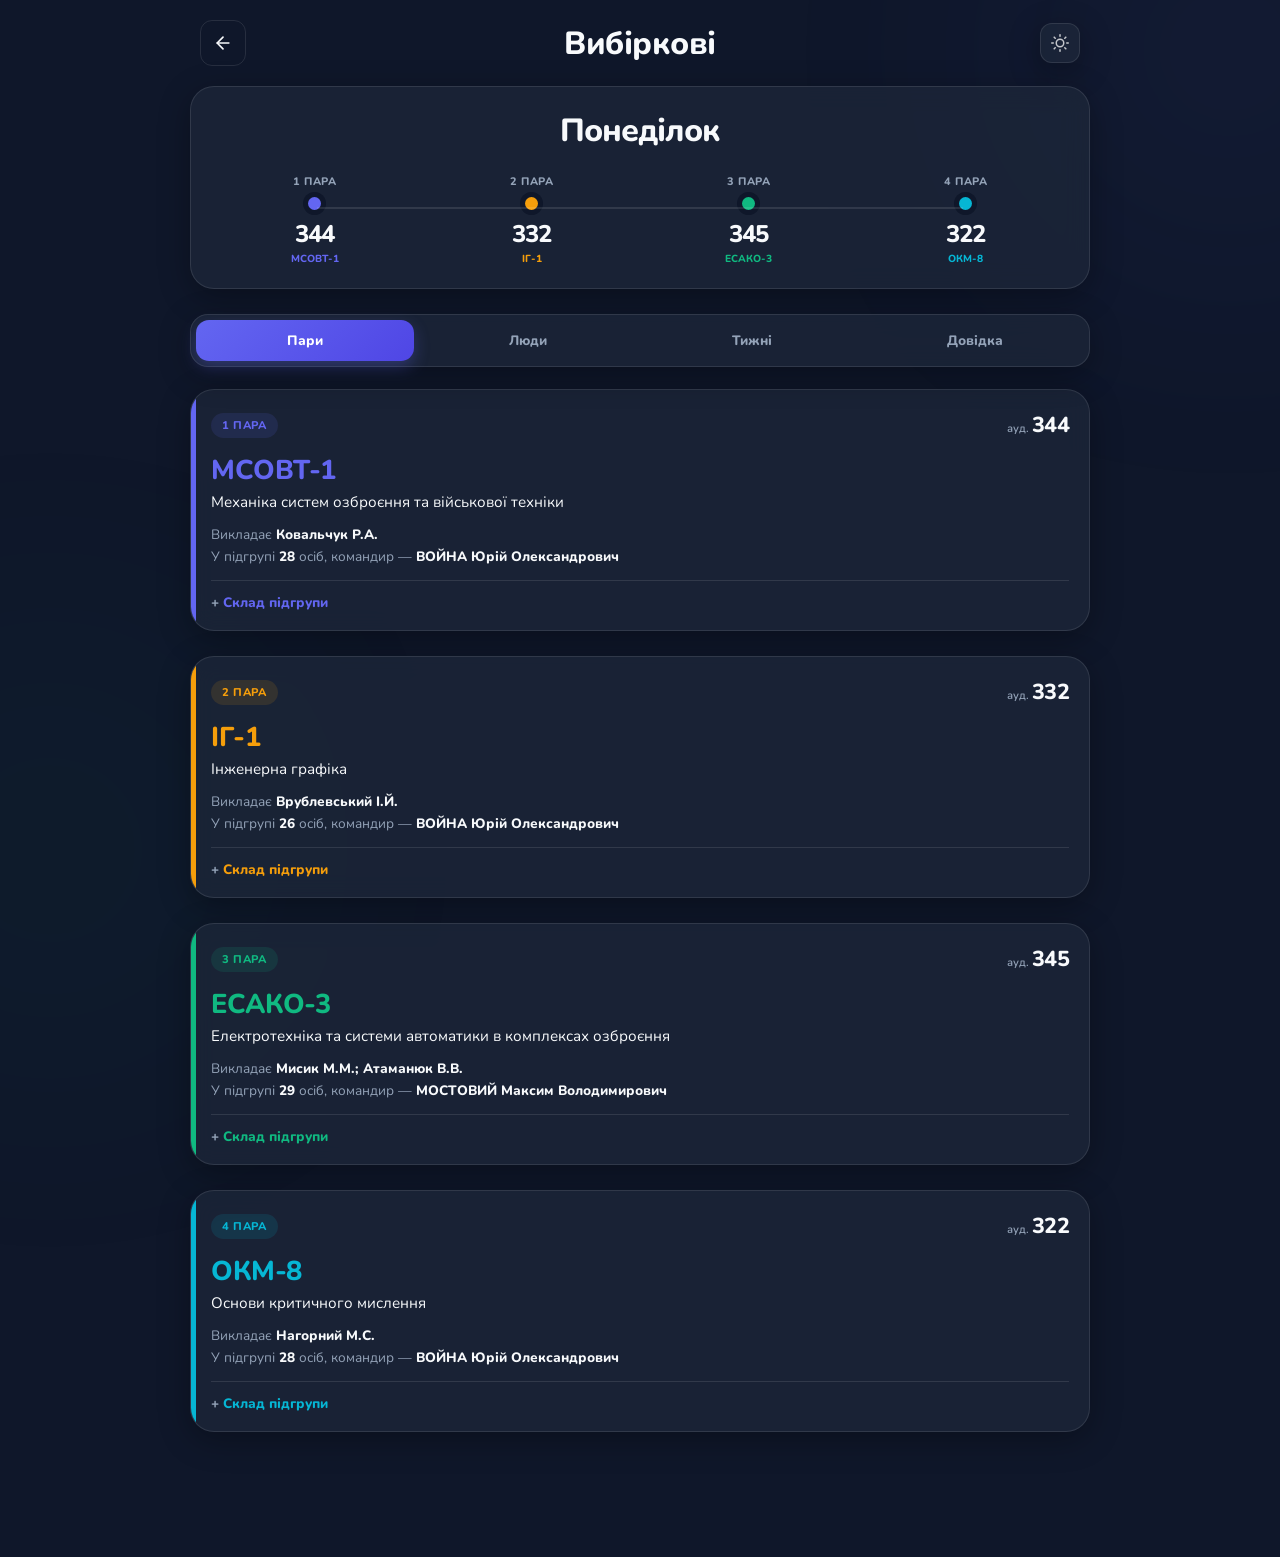
<file: vybirkovi/index.html>
<!doctype html>
<html lang="uk">
  <head>
    <meta charset="UTF-8" />
    <meta name="viewport" content="width=device-width, initial-scale=1.0" />
    <title>Вибіркові — Кімната Рекордів</title>
    <link rel="icon" type="image/svg+xml" href="../assets/icon.svg" />
    <meta name="apple-mobile-web-app-capable" content="yes" />
    <meta
      name="apple-mobile-web-app-status-bar-style"
      content="black-translucent"
    />
    <link
      href="https://fonts.googleapis.com/css2?family=Nunito:wght@400;600;800&display=swap"
      rel="stylesheet"
    />
    <link rel="stylesheet" href="../style.css" />
    <style>
      /* === СТОРІНКА ВИБІРКОВИХ === */
      .el-back {
        justify-self: start;
        display: inline-flex;
        align-items: center;
        justify-content: center;
        width: 44px;
        height: 44px;
        border: 1px solid var(--border);
        border-radius: 12px;
        background: transparent;
        color: var(--text-main);
        text-decoration: none;
        transition: var(--transition);
      }
      .el-back:hover {
        border-color: var(--accent);
        background: rgba(99, 102, 241, 0.12);
      }

      .el-hero {
        text-align: center;
        padding: 22px 18px 20px;
      }
      .el-day {
        font-size: 2rem;
        font-weight: 800;
        letter-spacing: -1px;
        margin: 0;
      }

      .el-route {
        list-style: none;
        display: grid;
        grid-template-columns: repeat(4, 1fr);
        gap: 6px;
        margin: 22px 0 0;
        padding: 0;
        position: relative;
      }
      .el-route::before {
        content: "";
        position: absolute;
        left: 12.5%;
        right: 12.5%;
        top: 33px;
        height: 2px;
        background: var(--border);
      }
      .el-route li:nth-child(1) {
        --c: var(--accent);
        --cbg: rgba(99, 102, 241, 0.12);
      }
      .el-route li:nth-child(2) {
        --c: var(--highlight);
        --cbg: rgba(245, 158, 11, 0.12);
      }
      .el-route li:nth-child(3) {
        --c: var(--success);
        --cbg: rgba(16, 185, 129, 0.12);
      }
      .el-route li:nth-child(4) {
        --c: #06b6d4;
        --cbg: rgba(6, 182, 212, 0.12);
      }
      .el-route button {
        width: 100%;
        background: none;
        border: 0;
        padding: 0;
        cursor: pointer;
        font-family: inherit;
        color: inherit;
        -webkit-tap-highlight-color: transparent;
      }
      .el-route .n {
        display: block;
        font-size: 0.68rem;
        font-weight: 800;
        color: var(--text-muted);
        text-transform: uppercase;
        letter-spacing: 0.5px;
      }
      .el-route .dot {
        display: block;
        width: 13px;
        height: 13px;
        border-radius: 50%;
        margin: 8px auto;
        background: var(--c);
        box-shadow: 0 0 0 5px var(--bg-color);
      }
      .el-route .rm {
        display: block;
        font-size: 1.5rem;
        font-weight: 800;
        letter-spacing: -1px;
        margin-top: 6px;
      }
      .el-route .cd {
        display: block;
        font-size: 0.64rem;
        font-weight: 800;
        color: var(--c);
        word-break: break-all;
        margin-top: 2px;
      }
      .el-route button:focus-visible {
        outline: 2px solid var(--accent);
        outline-offset: 4px;
        border-radius: 10px;
      }

      .el-tabs {
        display: grid;
        grid-template-columns: repeat(4, 1fr);
        gap: 5px;
        background: var(--card-bg);
        backdrop-filter: var(--glass-blur);
        border: 1px solid var(--border);
        border-radius: 18px;
        padding: 5px;
        margin-bottom: 22px;
        box-shadow: var(--shadow);
        position: sticky;
        top: 8px;
        z-index: 5;
      }
      .el-tabs button {
        border: 0;
        background: transparent;
        color: var(--text-muted);
        font-family: inherit;
        font-weight: 800;
        font-size: 0.85rem;
        padding: 11px 2px;
        border-radius: 13px;
        cursor: pointer;
        transition: var(--transition);
      }
      .el-tabs button.on {
        background: linear-gradient(135deg, var(--accent), var(--accent-hover));
        color: #fff;
        box-shadow: 0 6px 16px rgba(99, 102, 241, 0.3);
      }

      .el-pair {
        position: relative;
        overflow: hidden;
        padding: 20px 20px 18px;
      }
      .el-pair::before {
        content: "";
        position: absolute;
        left: 0;
        top: 0;
        bottom: 0;
        width: 5px;
        background: var(--c);
      }
      .el-pair:nth-of-type(1) {
        --c: var(--accent);
        --cbg: rgba(99, 102, 241, 0.12);
      }
      .el-pair:nth-of-type(2) {
        --c: var(--highlight);
        --cbg: rgba(245, 158, 11, 0.12);
      }
      .el-pair:nth-of-type(3) {
        --c: var(--success);
        --cbg: rgba(16, 185, 129, 0.12);
      }
      .el-pair:nth-of-type(4) {
        --c: #06b6d4;
        --cbg: rgba(6, 182, 212, 0.12);
      }
      .el-head {
        display: flex;
        align-items: center;
        justify-content: space-between;
        gap: 10px;
      }
      .el-badge {
        font-size: 0.7rem;
        font-weight: 800;
        text-transform: uppercase;
        letter-spacing: 0.6px;
        color: var(--c);
        background: var(--cbg);
        border-radius: 999px;
        padding: 5px 11px;
      }
      .el-room {
        font-size: 1.35rem;
        font-weight: 800;
        letter-spacing: -0.5px;
      }
      .el-room small {
        font-size: 0.7rem;
        font-weight: 600;
        color: var(--text-muted);
        letter-spacing: 0;
      }
      .el-code {
        font-size: 1.7rem;
        font-weight: 800;
        color: var(--c);
        letter-spacing: -0.5px;
        margin: 12px 0 2px;
      }
      .el-full {
        font-size: 0.95rem;
        line-height: 1.45;
        margin: 0 0 12px;
      }
      .el-meta {
        font-size: 0.85rem;
        color: var(--text-muted);
        margin: 3px 0;
      }
      .el-meta b {
        color: var(--text-main);
        font-weight: 800;
      }

      details.el-more {
        margin-top: 14px;
        border-top: 1px solid var(--border);
        padding-top: 12px;
      }
      details.el-more summary {
        cursor: pointer;
        list-style: none;
        font-size: 0.85rem;
        font-weight: 800;
        color: var(--c);
      }
      details.el-more summary::-webkit-details-marker {
        display: none;
      }
      details.el-more summary::before {
        content: "+ ";
        color: var(--text-muted);
      }
      details.el-more[open] summary::before {
        content: "− ";
      }

      .el-list {
        list-style: none;
        margin: 12px 0 0;
        padding: 0;
      }
      .el-list li {
        display: flex;
        justify-content: space-between;
        gap: 10px;
        padding: 8px 0;
        border-bottom: 1px solid var(--border);
        font-size: 0.9rem;
      }
      .el-list li:last-child {
        border-bottom: 0;
      }
      .el-list .g {
        color: var(--text-muted);
        font-weight: 800;
        font-size: 0.78rem;
        flex: none;
      }
      .el-list .self {
        color: var(--highlight);
        font-weight: 800;
      }

      .el-note {
        background: var(--cbg, rgba(99, 102, 241, 0.08));
        border: 1px solid var(--border);
        border-radius: 16px;
        padding: 14px 16px;
        font-size: 0.88rem;
        line-height: 1.5;
        color: var(--text-muted);
        margin: 0 0 16px;
      }
      .el-note b {
        color: var(--text-main);
        font-weight: 800;
      }

      .el-hits {
        list-style: none;
        margin: 14px 0 0;
        padding: 0;
      }
      .el-hits li {
        border-bottom: 1px solid var(--border);
        padding: 12px 0;
      }
      .el-hits .nm {
        font-size: 0.95rem;
        font-weight: 600;
      }
      .el-hits .cd {
        display: flex;
        flex-wrap: wrap;
        gap: 4px 8px;
        margin-top: 5px;
        font-size: 0.76rem;
        color: var(--text-muted);
        font-weight: 700;
      }
      .el-hits .cd .same {
        color: var(--highlight);
      }
      .el-hint {
        color: var(--text-muted);
        font-size: 0.85rem;
        padding: 12px 0;
      }

      .el-mon {
        list-style: none;
        display: grid;
        grid-template-columns: repeat(auto-fill, minmax(96px, 1fr));
        gap: 8px;
        margin: 16px 0 0;
        padding: 0;
      }
      .el-mon li {
        background: var(--card-bg);
        border: 1px solid var(--border);
        border-radius: 14px;
        padding: 10px 11px;
      }
      .el-mon .d {
        font-size: 1.05rem;
        font-weight: 800;
      }
      .el-mon .w {
        font-size: 0.7rem;
        font-weight: 700;
        color: var(--text-muted);
      }
      .el-mon li.off {
        border-color: rgba(244, 63, 94, 0.35);
      }
      .el-mon li.off .w {
        color: var(--danger);
      }

      .el-dl {
        margin: 0;
        padding: 0;
      }
      .el-dl > div {
        display: flex;
        gap: 12px;
        padding: 12px 0;
        border-bottom: 1px solid var(--border);
      }
      .el-dl dt {
        flex: none;
        width: 72px;
        font-weight: 800;
        font-size: 0.85rem;
        color: var(--accent);
      }
      .el-dl dd {
        margin: 0;
        font-size: 0.9rem;
        line-height: 1.4;
      }
      .el-dl dd em {
        font-style: normal;
        display: block;
        color: var(--text-muted);
        font-size: 0.76rem;
        font-weight: 700;
        margin-top: 3px;
      }
      .el-dl .own dt {
        color: var(--highlight);
      }

      @media (prefers-reduced-motion: reduce) {
        * {
          transition: none !important;
          animation: none !important;
        }
      }
    </style>
  </head>
  <body>
    <div class="container">
      <div class="header-box">
        <a
          href="../index.html"
          class="el-back"
          aria-label="Назад до Кімнати Рекордів"
        >
          <svg
            xmlns="http://www.w3.org/2000/svg"
            viewBox="0 0 24 24"
            width="20"
            height="20"
            fill="none"
            stroke="currentColor"
            stroke-width="2"
            stroke-linecap="round"
            stroke-linejoin="round"
          >
            <line x1="19" y1="12" x2="5" y2="12" />
            <polyline points="12 19 5 12 12 5" />
          </svg>
        </a>
        <h1 class="main-title">Вибіркові</h1>
        <button id="themeToggle" class="theme-btn" aria-label="Змінити тему">
          <img
            id="themeIcon"
            src="../assets/icons/sun.svg"
            class="theme-icon themed-icon"
            alt=""
            onerror="this.style.display = 'none'"
          />
        </button>
      </div>

      <div class="card el-hero">
        <p class="el-day">Понеділок</p>
        <ol class="el-route" id="route"></ol>
      </div>

      <div class="el-tabs">
        <button class="on" data-tab="pairs">Пари</button>
        <button data-tab="people">Люди</button>
        <button data-tab="weeks">Тижні</button>
        <button data-tab="ref">Довідка</button>
      </div>

      <div id="pairs" class="tab-content active"></div>

      <div id="people" class="tab-content">
        <div class="section-title">Разом на всіх чотирьох парах</div>
        <div class="card" id="always"></div>

        <div class="section-title">Пошук по курсу</div>
        <div class="card">
          <input
            type="search"
            id="q"
            placeholder="Прізвище або код, напр. ЕСАКО-3"
            autocomplete="off"
          />
          <ul class="el-hits" id="hits"></ul>
          <p class="el-hint" id="qhint">
            Введи хоча б дві літери. Жовтим підсвічені пари, на яких ви разом.
          </p>
        </div>

        <div class="section-title">Твоя навчальна група 111</div>
        <div class="card" id="own"></div>
      </div>

      <div id="weeks" class="tab-content">
        <div class="card">
          <input type="date" id="w1" value="2026-08-31" />
          <ul class="el-mon" id="mon"></ul>
        </div>
      </div>

      <div id="ref" class="tab-content">
        <div class="section-title">Одинадцять вибіркових дисциплін</div>
        <div class="card"><dl class="el-dl" id="dl"></dl></div>
      </div>
    </div>

    <script>
      /* тема — той самий ключ, що й у головному застосунку */
      (function () {
        var saved = localStorage.getItem("workoutTheme") || "dark";
        document.documentElement.setAttribute("data-theme", saved);
        var icon = document.getElementById("themeIcon");
        if (icon)
          icon.src =
            "../assets/icons/" + (saved === "dark" ? "sun.svg" : "moon.svg");
        document
          .getElementById("themeToggle")
          .addEventListener("click", function () {
            var cur = document.documentElement.getAttribute("data-theme");
            var next = cur === "dark" ? "light" : "dark";
            document.documentElement.setAttribute("data-theme", next);
            localStorage.setItem("workoutTheme", next);
            if (icon)
              icon.src =
                "../assets/icons/" + (next === "dark" ? "sun.svg" : "moon.svg");
          });
      })();

      var D = {
        me: {
          name: "КОВАЛЬ Роман Юрійович",
          grp: "111",
          var: 2,
          codes: ["МСОВТ-1", "ІГ-1", "ЕСАКО-3", "ОКМ-8"],
        },
        ppl: [
          [
            "БУДАРІН Владислав Костянтинович",
            "111",
            3,
            ["ОМО-1", "ІГВ-2", "ОКМ-6", "РУВ-6"],
          ],
          [
            "БУРМАН Дмитро Вікторович",
            "111",
            5,
            ["РУВ-1", "ОКМ-4", "ІГ-3", "ОМО-7"],
          ],
          [
            "ДОБРОСЬКО Артур Максимович",
            "111",
            32,
            ["ОКМ-3", "ІГ-2", "ОМО-6", "ІГВ-5"],
          ],
          [
            "КАСЯНЕНКО Михайло Олексійович",
            "111",
            12,
            ["ІГВ-1", "ОКМ-5", "ІМ-4", "ОМО-7"],
          ],
          [
            "КОВАЛЬ Роман Юрійович",
            "111",
            2,
            ["МСОВТ-1", "ІГ-1", "ЕСАКО-3", "ОКМ-8"],
          ],
          [
            "КРИВДА Дар’я Михайлівна",
            "111",
            5,
            ["РУВ-1", "ОКМ-4", "ІГ-3", "ОМО-7"],
          ],
          [
            "КУЖЕЛОВИЧ Ярослав Костянтинович",
            "111",
            7,
            ["ОКМ-1", "РУВ-3", "ОМО-5", "ІМ-6"],
          ],
          [
            "ЛЕБІДЬ Дмитро Михайлович",
            "111",
            5,
            ["РУВ-1", "ОКМ-4", "ІГ-3", "ОМО-7"],
          ],
          [
            "МИХАЛІНЧИК Максим Віталійович",
            "111",
            11,
            ["РУВ-1", "ІМ-3", "ОКМ-7", "ІГВ-5"],
          ],
          [
            "МОРГУН Денис Андрійович",
            "111",
            5,
            ["РУВ-1", "ОКМ-4", "ІГ-3", "ОМО-7"],
          ],
          [
            "НЕСТЕРОВ Станіслав Юрійович",
            "111",
            3,
            ["ОМО-1", "ІГВ-2", "ОКМ-6", "РУВ-6"],
          ],
          [
            "ОНИСЕНКО Віталій Валентинович",
            "111",
            3,
            ["ОМО-1", "ІГВ-2", "ОКМ-6", "РУВ-6"],
          ],
          [
            "ПАЛАМАР Вадим Андрійович",
            "111",
            17,
            ["ІМ-1", "ОКМ-5", "МСОВТ-5", "ІГ-4"],
          ],
          [
            "ПРОНІН Данило Сергійович",
            "111",
            5,
            ["РУВ-1", "ОКМ-4", "ІГ-3", "ОМО-7"],
          ],
          [
            "СМОЛЯНІНОВ Андріан Олегович",
            "111",
            8,
            ["ОКМ-1", "ОМО-3", "МСОВТ-4", "РУВ-7"],
          ],
          [
            "СТАНКОВИЧ Владислав Михайлович",
            "111",
            19,
            ["ІГВ-1", "РУВ-3", "МСОВТ-5", "ОМО-7"],
          ],
          [
            "СУЛИМ Анна Михайлівна",
            "111",
            46,
            ["ІМ-1", "РУВ-4", "МСОВТ-5", "ІГ-4"],
          ],
          [
            "СУШКОВА Оксана Володимирівна",
            "111",
            7,
            ["ОКМ-1", "РУВ-3", "ОМО-5", "ІМ-6"],
          ],
          [
            "ТЕЛУХ Віталій Віталійович",
            "111",
            5,
            ["РУВ-1", "ОКМ-4", "ІГ-3", "ОМО-7"],
          ],
          [
            "ТКАЧЕНКО Артур Максимович",
            "111",
            8,
            ["ОКМ-1", "ОМО-3", "МСОВТ-4", "РУВ-7"],
          ],
          [
            "ТРЕУС Олександр Сергійович",
            "111",
            50,
            ["РУВ-2", "ОКМ-5", "ІГВ-4", "ЕСАКО-5"],
          ],
          [
            "ХАЛАБУДА Ростислав Олексійович",
            "111",
            8,
            ["ОКМ-1", "ОМО-3", "МСОВТ-4", "РУВ-7"],
          ],
          [
            "ЧЕРЕДНИЧЕНКО Микола Миколайович",
            "111",
            5,
            ["РУВ-1", "ОКМ-4", "ІГ-3", "ОМО-7"],
          ],
          [
            "ЧУЧВАГА Андрій Сергійович",
            "111",
            3,
            ["ОМО-1", "ІГВ-2", "ОКМ-6", "РУВ-6"],
          ],
          [
            "БІЛОУС Ярема Андрійович",
            "112",
            7,
            ["ОКМ-1", "РУВ-3", "ОМО-5", "ІМ-6"],
          ],
          [
            "БУГАЙОВ Владислав Олександрович",
            "112",
            3,
            ["ОМО-1", "ІГВ-2", "ОКМ-6", "РУВ-6"],
          ],
          [
            "БУРИЧКА Костянтин Анатолійович",
            "112",
            7,
            ["ОКМ-1", "РУВ-3", "ОМО-5", "ІМ-6"],
          ],
          [
            "БУТУРЛІН Тимур Іванович",
            "112",
            10,
            ["ЕСАКО-1", "ОМО-4", "ІГ-3", "ОКМ-8"],
          ],
          [
            "ГОЛИШЕВ Михайло Олександрович",
            "112",
            6,
            ["МСОВТ-1", "ОКМ-4", "РУВ-5", "ІГВ-5"],
          ],
          [
            "ГУДЗЯК Анастасія Олександрівна",
            "112",
            3,
            ["ОМО-1", "ІГВ-2", "ОКМ-6", "РУВ-6"],
          ],
          [
            "ЗАХЛЕНЮК Тарас Анатолійович",
            "112",
            18,
            ["РУВ-2", "ІГВ-3", "ЕСАКО-4", "ОМО-7"],
          ],
          [
            "ІВАНОВА Яна Євгенівна",
            "112",
            8,
            ["ОКМ-1", "ОМО-3", "МСОВТ-4", "РУВ-7"],
          ],
          [
            "КОВАЛЕНКО Данило Ігорович",
            "112",
            7,
            ["ОКМ-1", "РУВ-3", "ОМО-5", "ІМ-6"],
          ],
          [
            "КУДІНОВ Владислав Геннадійович",
            "112",
            19,
            ["ІГВ-1", "РУВ-4", "МСОВТ-5", "ОМО-8"],
          ],
          [
            "КУЗИК Артур Іванович",
            "112",
            9,
            ["ОКМ-2", "ОМО-3", "ЕСАКО-3", "МСОВТ-6"],
          ],
          [
            "МАКГРАТ Агата-Ізабелла Сергіївна",
            "112",
            15,
            ["ОМО-2", "МСОВТ-3", "ОКМ-7", "ІГ-4"],
          ],
          [
            "МАКСИМЧЕНКО Олександр Ігорович",
            "112",
            8,
            ["ОКМ-2", "ОМО-3", "МСОВТ-4", "РУВ-7"],
          ],
          [
            "МАЧУЛЬСЬКИЙ Андрій Михайлович",
            "112",
            3,
            ["ОМО-1", "ІГВ-2", "ОКМ-6", "РУВ-6"],
          ],
          [
            "МЕЛЬНИЧЕНКО Максим Вікторович",
            "112",
            6,
            ["МСОВТ-1", "ОКМ-4", "РУВ-5", "ІГВ-5"],
          ],
          [
            "МОСТОВИЙ Максим Володимирович",
            "112",
            9,
            ["ОКМ-2", "ОМО-3", "ЕСАКО-3", "МСОВТ-6"],
          ],
          [
            "ПОПЕЛЮК Роман Васильович",
            "112",
            9,
            ["ОКМ-2", "ОМО-3", "ЕСАКО-3", "МСОВТ-6"],
          ],
          [
            "СМОЛІЙ Анатолій Сергійович",
            "112",
            9,
            ["ОКМ-2", "ОМО-3", "ЕСАКО-3", "МСОВТ-6"],
          ],
          [
            "СЬОМКА Назар Валерійович",
            "112",
            12,
            ["ІГВ-1", "ОКМ-5", "ІМ-4", "ОМО-7"],
          ],
          [
            "ТЕРЕЩЕНКО Богдан Олександрович",
            "112",
            7,
            ["ОКМ-1", "РУВ-3", "ОМО-5", "ІМ-6"],
          ],
          [
            "ФЕДОРЧЕНКО Артем Віталійович",
            "112",
            6,
            ["МСОВТ-1", "ОКМ-4", "РУВ-5", "ІГВ-5"],
          ],
          [
            "БРАКОНЕНКО Ігор Іванович",
            "113",
            22,
            ["ОКМ-3", "ІГВ-3", "ОМО-6", "МСОВТ-7"],
          ],
          [
            "ВАСИЛЕВСЬКИЙ Кирил Михайлович",
            "113",
            9,
            ["ОКМ-2", "ОМО-4", "ЕСАКО-4", "МСОВТ-6"],
          ],
          [
            "ДУБИНКА Анна Анатоліївна",
            "113",
            13,
            ["ІМ-1", "ЕСАКО-2", "ОКМ-7", "ОМО-7"],
          ],
          [
            "ЗАДВЕРНЮК Тимур Романович",
            "113",
            6,
            ["МСОВТ-1", "ОКМ-4", "РУВ-5", "ІГВ-5"],
          ],
          [
            "КАЛЮГА Тетяна Вікторівна",
            "113",
            16,
            ["ОКМ-3", "РУВ-3", "ІГ-3", "ЕСАКО-5"],
          ],
          [
            "КИРИЛЕНКО Нікіта Віталійович",
            "113",
            30,
            ["ІГВ-1", "ОКМ-5", "ІМ-4", "МСОВТ-7"],
          ],
          [
            "КОМЕНДАНТ Каріна Володимирівна",
            "113",
            11,
            ["РУВ-1", "ІМ-3", "ОКМ-7", "ІГВ-5"],
          ],
          [
            "КОЧУБЕЙ Едуард Віталійович",
            "113",
            8,
            ["ОКМ-1", "ОМО-3", "МСОВТ-4", "РУВ-7"],
          ],
          [
            "КУЩ Артем Сергійович",
            "113",
            9,
            ["ОКМ-2", "ОМО-4", "ЕСАКО-4", "МСОВТ-6"],
          ],
          [
            "МИРОНОВ Андрій Олександрович",
            "113",
            6,
            ["МСОВТ-1", "ОКМ-4", "РУВ-5", "ІГВ-5"],
          ],
          [
            "МИШКОВСЬКИЙ Тарас Васильович",
            "113",
            9,
            ["ОКМ-2", "ОМО-4", "ЕСАКО-4", "МСОВТ-6"],
          ],
          [
            "МОРОКА Михайло Янович",
            "113",
            23,
            ["ЕСАКО-1", "РУВ-4", "ОМО-6", "МСОВТ-7"],
          ],
          [
            "ОГРОДНИК Тарас Богданович",
            "113",
            6,
            ["МСОВТ-1", "ОКМ-4", "РУВ-5", "ІГВ-5"],
          ],
          [
            "СКИРТАЧ Роман Олександрович",
            "113",
            9,
            ["ОКМ-2", "ОМО-4", "ЕСАКО-4", "МСОВТ-6"],
          ],
          [
            "СТАНКЕВИЧ Володимир Михайлович",
            "113",
            9,
            ["ОКМ-2", "ОМО-4", "ЕСАКО-4", "МСОВТ-6"],
          ],
          [
            "ТАЛИАН Владислав Юрійович",
            "113",
            9,
            ["ОКМ-2", "ОМО-3", "ЕСАКО-3", "МСОВТ-6"],
          ],
          [
            "ТЕНЯНКО Олександр Анатолійович",
            "113",
            15,
            ["ОМО-2", "МСОВТ-3", "ОКМ-7", "ІГ-4"],
          ],
          [
            "ТИМОШЕНКО Олександр Олександрович",
            "113",
            7,
            ["ОКМ-1", "РУВ-3", "ОМО-5", "ІМ-6"],
          ],
          [
            "ТИЩЕНКО Ілля Віталійович",
            "113",
            9,
            ["ОКМ-2", "ОМО-4", "ЕСАКО-4", "МСОВТ-6"],
          ],
          [
            "ШВЕЦЬ Олександр Володимирович",
            "113",
            20,
            ["ОКМ-3", "ЕСАКО-2", "МСОВТ-5", "ІГВ-5"],
          ],
          [
            "ШЕРЕМЕТА Тарас Богданович",
            "113",
            9,
            ["ОКМ-2", "ОМО-3", "ЕСАКО-3", "МСОВТ-6"],
          ],
          [
            "ШИЛІНГ Кирило Юрійович",
            "113",
            19,
            ["ІГВ-1", "РУВ-3", "МСОВТ-5", "ОМО-8"],
          ],
          [
            "ЮСЬКО Лілія Романівна",
            "113",
            9,
            ["ОКМ-2", "ОМО-3", "ЕСАКО-3", "МСОВТ-6"],
          ],
          [
            "ЯЦЕНКО Кирило Олегович",
            "113",
            9,
            ["ОКМ-2", "ОМО-3", "ЕСАКО-3", "МСОВТ-6"],
          ],
          [
            "БІЛИЙ Назарій Михайлович",
            "121",
            31,
            ["ОМО-2", "ІГ-2", "ІМ-4", "ОКМ-8"],
          ],
          [
            "ВАСИЛЬЧИШИН Денис Вікторович",
            "121",
            24,
            ["МСОВТ-2", "ІГ-1", "ЕСАКО-4", "РУВ-7"],
          ],
          [
            "ГОЛОВЧАНСЬКИЙ Микола Андрійович",
            "121",
            9,
            ["ОКМ-3", "ОМО-4", "ЕСАКО-4", "МСОВТ-7"],
          ],
          [
            "ГОРДЕНКО Максим Валерійович",
            "121",
            34,
            ["ОМО-2", "ЕСАКО-2", "МСОВТ-5", "ІГ-4"],
          ],
          [
            "ГУЦАЛЮК Павло Вікторович",
            "121",
            34,
            ["ОМО-2", "ЕСАКО-2", "МСОВТ-5", "ІГ-4"],
          ],
          [
            "ІВАШКІНА Анастасія Миколаївна",
            "121",
            28,
            ["ІМ-1", "ІГВ-3", "ОМО-6", "РУВ-8"],
          ],
          [
            "КЕЦАН Микола Віталійович",
            "121",
            7,
            ["ОКМ-1", "РУВ-3", "ОМО-5", "ІМ-6"],
          ],
          [
            "КОЗАК Олександр Вікторович",
            "121",
            13,
            ["ІМ-1", "ЕСАКО-2", "ОКМ-7", "ОМО-7"],
          ],
          [
            "КОПИЛ Денис Олександрович",
            "121",
            9,
            ["ОКМ-3", "ОМО-4", "ЕСАКО-4", "МСОВТ-7"],
          ],
          [
            "МАЛИШ Мар'ян Дмитрович",
            "121",
            34,
            ["ОМО-2", "ЕСАКО-2", "МСОВТ-5", "ІГ-4"],
          ],
          [
            "НОВІЦЬКА Юлія Олександрівна",
            "121",
            13,
            ["ІМ-1", "ЕСАКО-2", "ОКМ-7", "ОМО-7"],
          ],
          [
            "ОКАРСЬКИЙ Ельдар Олексійович",
            "121",
            8,
            ["ОКМ-2", "ОМО-3", "МСОВТ-4", "РУВ-7"],
          ],
          [
            "ПОПЦОВА Вікторія Ростиславівна",
            "121",
            29,
            ["ОКМ-3", "МСОВТ-3", "ІМ-4", "ОМО-8"],
          ],
          [
            "ПУЩАЙ Владислав Олександрович",
            "121",
            24,
            ["МСОВТ-2", "ІГ-1", "ЕСАКО-4", "РУВ-7"],
          ],
          [
            "РЕЗНІК Юрій Віталійович",
            "121",
            31,
            ["ОМО-2", "ІГ-2", "ІМ-4", "ОКМ-8"],
          ],
          [
            "РУДЕНКО Денис В'ячеславович",
            "121",
            7,
            ["ОКМ-1", "РУВ-3", "ОМО-5", "ІМ-6"],
          ],
          [
            "СВИСТУНОВА Катерина Ігорівна",
            "121",
            13,
            ["ІМ-1", "ЕСАКО-2", "ОКМ-7", "ОМО-7"],
          ],
          [
            "СЛОБОДА Андрій Віталійович",
            "121",
            7,
            ["ОКМ-1", "РУВ-3", "ОМО-5", "ІМ-6"],
          ],
          [
            "СТЕЦЬ Андрій Вікторович",
            "121",
            7,
            ["ОКМ-1", "РУВ-3", "ОМО-5", "ІМ-6"],
          ],
          [
            "ТРИГУБЕНКО Вадим Сергійович",
            "121",
            7,
            ["ОКМ-1", "РУВ-3", "ОМО-5", "ІМ-6"],
          ],
          [
            "ФАБРИКА Володимир Сергійович",
            "121",
            19,
            ["ІГВ-1", "РУВ-4", "МСОВТ-5", "ОМО-8"],
          ],
          [
            "ФЕДОРЕНКО Володимир В'ячеславович",
            "121",
            7,
            ["ОКМ-1", "РУВ-3", "ОМО-5", "ІМ-6"],
          ],
          [
            "ЯРЕМА Ігор Іванович",
            "121",
            25,
            ["ІМ-1", "ІГ-2", "ІГВ-4", "ОКМ-8"],
          ],
          [
            "БУРКЕНЯ Максим Сергійович",
            "122",
            3,
            ["ОМО-1", "ІГВ-3", "ОКМ-6", "РУВ-6"],
          ],
          [
            "ВИСОЧАНСЬКИЙ Денис Миколайович",
            "122",
            3,
            ["ОМО-1", "ІГВ-2", "ОКМ-6", "РУВ-6"],
          ],
          [
            "ВІННІЧЕНКО Владислава Русланівна",
            "122",
            3,
            ["ОМО-1", "ІГВ-2", "ОКМ-6", "РУВ-6"],
          ],
          [
            "ВОВКОДАВ Назар Андрійович",
            "122",
            23,
            ["ЕСАКО-1", "РУВ-4", "ОМО-6", "МСОВТ-7"],
          ],
          [
            "ГАВРИЛЬЦЬО Ростислав Іванович",
            "122",
            30,
            ["ІГВ-1", "ОКМ-5", "ІМ-4", "МСОВТ-7"],
          ],
          [
            "ГРИЦА Максим Русланович",
            "122",
            3,
            ["ОМО-1", "ІГВ-2", "ОКМ-6", "РУВ-6"],
          ],
          [
            "КИРИЛЮК Денис Дмитрович",
            "122",
            8,
            ["ОКМ-2", "ОМО-3", "МСОВТ-4", "РУВ-7"],
          ],
          [
            "КИРИЛЮК Наталія Олегівна",
            "122",
            3,
            ["ОМО-1", "ІГВ-2", "ОКМ-6", "РУВ-6"],
          ],
          [
            "ЛУЦЕНКО Сергій Сергійович",
            "122",
            3,
            ["ОМО-1", "ІГВ-3", "ОКМ-6", "РУВ-6"],
          ],
          [
            "МЕДВЕДЄВ Юрій Олександрович",
            "122",
            36,
            ["МСОВТ-2", "РУВ-4", "ІГВ-4", "ЕСАКО-5"],
          ],
          [
            "МОТРУЧЕНКО Катерина Юріївна",
            "122",
            3,
            ["ОМО-1", "ІГВ-2", "ОКМ-6", "РУВ-6"],
          ],
          [
            "НЕГОДА Сергій Андрійович",
            "122",
            3,
            ["ОМО-1", "ІГВ-2", "ОКМ-6", "РУВ-6"],
          ],
          [
            "ПІДГОРНИЙ Денис Юрійович",
            "122",
            37,
            ["ОМО-2", "МСОВТ-3", "ІМ-4", "РУВ-8"],
          ],
          [
            "ПУЗІКОВА Ельміра Андріївна",
            "122",
            3,
            ["ОМО-1", "ІГВ-2", "ОКМ-6", "РУВ-6"],
          ],
          [
            "СЛЕДЬКО Данило Артемович",
            "122",
            23,
            ["ЕСАКО-1", "РУВ-4", "ОМО-6", "МСОВТ-7"],
          ],
          [
            "СМАГА Олександр Миколайович",
            "122",
            3,
            ["ОМО-1", "ІГВ-2", "ОКМ-6", "РУВ-6"],
          ],
          [
            "ТИЩЕНКО Данило Олександрович",
            "122",
            37,
            ["ОМО-2", "МСОВТ-3", "ІМ-4", "РУВ-8"],
          ],
          [
            "ЧЕРІНЬКО В'ячеслав Русланович",
            "122",
            3,
            ["ОМО-1", "ІГВ-2", "ОКМ-6", "РУВ-6"],
          ],
          [
            "ЧЕРНИШ Назар Олександрович",
            "122",
            3,
            ["ОМО-1", "ІГВ-2", "ОКМ-6", "РУВ-6"],
          ],
          [
            "ЯВНИЙ Олександр Олександрович",
            "122",
            9,
            ["ОКМ-2", "ОМО-4", "ЕСАКО-4", "МСОВТ-6"],
          ],
          [
            "БАЙБУЛА Олександр Валерійович",
            "123",
            31,
            ["ОМО-2", "ІГ-2", "ІМ-4", "ОКМ-8"],
          ],
          [
            "БОЛОХІВСЬКИЙ Богдан Михайлович",
            "123",
            8,
            ["ОКМ-2", "ОМО-3", "МСОВТ-4", "РУВ-7"],
          ],
          [
            "БОНДАРЕНКО Сергій Антонович",
            "123",
            40,
            ["ЕСАКО-1", "МСОВТ-3", "ІГ-3", "ІМ-6"],
          ],
          [
            "ВОВК Тимофій Юрійович",
            "123",
            7,
            ["ОКМ-1", "РУВ-3", "ОМО-5", "ІМ-6"],
          ],
          [
            "ЗАВИШНЮК Максим Степанович",
            "123",
            9,
            ["ОКМ-2", "ОМО-4", "ЕСАКО-4", "МСОВТ-6"],
          ],
          [
            "ЗАГОРУЙКО Максим Русланович",
            "123",
            7,
            ["ОКМ-1", "РУВ-3", "ОМО-5", "ІМ-7"],
          ],
          [
            "КОБЗАР Іван Віталійович",
            "123",
            9,
            ["ОКМ-2", "ОМО-4", "ЕСАКО-4", "МСОВТ-6"],
          ],
          [
            "КУЧЕРЕНКО Вадим Ігорович",
            "123",
            7,
            ["ОКМ-1", "РУВ-3", "ОМО-5", "ІМ-7"],
          ],
          [
            "КУШНІРУК Юрій Миколайович",
            "123",
            8,
            ["ОКМ-2", "ОМО-3", "МСОВТ-4", "РУВ-7"],
          ],
          [
            "МЕЛЬНИК Артем Вадимович",
            "123",
            33,
            ["ІМ-1", "ЕСАКО-2", "ОМО-6", "РУВ-8"],
          ],
          [
            "МИРОНЮК Ростислав Романович",
            "123",
            35,
            ["МСОВТ-2", "ОМО-4", "ІГВ-4", "ЕСАКО-5"],
          ],
          [
            "МОМОТ Дарина Андріївна",
            "123",
            1,
            ["МСОВТ-1", "ОМО-3", "РУВ-5", "ІГ-4"],
          ],
          [
            "ПИЛИПЕНКО Станіслав Олександрович",
            "123",
            2,
            ["МСОВТ-1", "ІГ-1", "ЕСАКО-3", "ОКМ-8"],
          ],
          [
            "ПОСТУПАЛЬСЬКИЙ Андрій Сергійович",
            "123",
            5,
            ["РУВ-1", "ОКМ-4", "ІГ-3", "ОМО-7"],
          ],
          [
            "РОМАНЮК Дмитро Валентинович",
            "123",
            23,
            ["ЕСАКО-1", "РУВ-4", "ОМО-6", "МСОВТ-7"],
          ],
          [
            "СОЛОВЙОВ Єгор Леонідо",
            "123",
            37,
            ["РУВ-2", "МСОВТ-3", "ІМ-5", "ОМО-7"],
          ],
          [
            "ТИМОФІЮК Назар Анатолійович",
            "123",
            2,
            ["МСОВТ-1", "ІГ-1", "ЕСАКО-3", "ОКМ-8"],
          ],
          ["УДУТ Іван Іванович", "123", 31, ["ОМО-2", "ІГ-2", "ІМ-4", "ОКМ-8"]],
          [
            "ФУРДЕЛА Нікіта Іванович",
            "123",
            9,
            ["ОКМ-2", "ОМО-4", "ЕСАКО-4", "МСОВТ-6"],
          ],
          [
            "ЧАБАНЮК Максим Олегович",
            "123",
            23,
            ["ЕСАКО-1", "РУВ-4", "ОМО-6", "МСОВТ-7"],
          ],
          [
            "ЧАБАРАЙ Максим Дмитрович",
            "123",
            36,
            ["МСОВТ-2", "РУВ-4", "ІГВ-4", "ЕСАКО-5"],
          ],
          [
            "ШИБЕЦЬКА Світлана Олексіївна",
            "123",
            28,
            ["ІМ-1", "ІГВ-3", "ОМО-6", "РУВ-8"],
          ],
          [
            "АМОСЮК Воладислав Ігорович",
            "311",
            44,
            ["ОКМ-3", "ІГ-2", "ІГВ-4", "РУВ-8"],
          ],
          [
            "БАЙША Данило Андрійович",
            "311",
            44,
            ["ОКМ-3", "ІГ-2", "ІГВ-4", "РУВ-8"],
          ],
          [
            "БОРУХ Маркіян Зеновійович",
            "311",
            44,
            ["ОКМ-3", "ІГ-2", "ІГВ-4", "РУВ-8"],
          ],
          [
            "ГАЙДЕНКО Дмитро Васильович",
            "311",
            15,
            ["ОМО-2", "МСОВТ-3", "ОКМ-7", "ІГ-4"],
          ],
          [
            "ГАЛАТЕНКО Денис В'ячеславович",
            "311",
            48,
            ["РУВ-2", "ОМО-4", "ІГВ-4", "ІГ-4"],
          ],
          [
            "ГРИБІВСЬКИЙ Михайло Михайлович",
            "311",
            11,
            ["РУВ-1", "ІМ-3", "ОКМ-7", "ІГВ-5"],
          ],
          [
            "ДЕМЧУК Андрій Руслановч",
            "311",
            44,
            ["ОКМ-3", "ІГ-2", "ІГВ-4", "РУВ-8"],
          ],
          [
            "ДОНЕЦЬ Євген Олександрович",
            "311",
            47,
            ["ОМО-2", "ІМ-3", "РУВ-5", "ІГ-4"],
          ],
          [
            "ЗНАЙДЮК Ігор Миколайович",
            "311",
            44,
            ["ОКМ-3", "ІГ-2", "ІГВ-4", "РУВ-8"],
          ],
          [
            "КАРПУХІН Іван Валентинович",
            "311",
            31,
            ["ОМО-2", "ІГ-2", "ІМ-4", "ОКМ-8"],
          ],
          [
            "КАЧМАР Михайло Ігорович",
            "311",
            44,
            ["ОКМ-3", "ІГ-2", "ІГВ-4", "РУВ-8"],
          ],
          [
            "МАМЕДОВ Олег Олегович",
            "311",
            3,
            ["ОМО-2", "ІГВ-3", "ОКМ-7", "РУВ-6"],
          ],
          [
            "МЕЛЬНИК Іван Сергійович",
            "311",
            49,
            ["ОКМ-3", "ЕСАКО-2", "ІМ-4", "МСОВТ-7"],
          ],
          [
            "НАГОРНИЙ Максим Андрійович",
            "311",
            25,
            ["ІМ-1", "ІГ-2", "ІГВ-4", "ОКМ-8"],
          ],
          [
            "ОЛІЙНИК Богдан Сергійович",
            "311",
            14,
            ["РУВ-2", "ОКМ-5", "МСОВТ-4", "ЕСАКО-5"],
          ],
          [
            "ПЕРЕСУНЬКО Назарій Іванович",
            "311",
            44,
            ["ОКМ-3", "ІГ-2", "ІГВ-4", "РУВ-8"],
          ],
          [
            "ПРИГАРСЬКИЙ Борис Андрійович",
            "311",
            44,
            ["ОКМ-3", "ІГ-2", "ІГВ-4", "РУВ-8"],
          ],
          [
            "СТАРІКОВ Дмитро Дмитрович",
            "311",
            54,
            ["ІМ-1", "ІГ-2", "РУВ-5", "ОКМ-8"],
          ],
          [
            "ТЕРЕЩЕНКО Ростислав Сергійович",
            "311",
            44,
            ["ОКМ-3", "ІГ-2", "ІГВ-4", "РУВ-8"],
          ],
          [
            "ТРУШКОВ Сергій Сергійович",
            "311",
            48,
            ["РУВ-2", "ОМО-4", "ІГВ-4", "ІГ-4"],
          ],
          [
            "ФЕДЧИШИН Євген Андрійович",
            "311",
            7,
            ["ОКМ-1", "РУВ-3", "ОМО-5", "ІМ-7"],
          ],
          [
            "ШИДЛОВСЬКА Олена Юріївна",
            "311",
            44,
            ["ОКМ-3", "ІГ-2", "ІГВ-4", "РУВ-8"],
          ],
          [
            "ШКУРАТ Софія Олегівна",
            "311",
            12,
            ["ІГВ-1", "ОКМ-5", "ІМ-4", "ОМО-7"],
          ],
          [
            "ЯВДОКИМЕНКО Сергій Анатолійович",
            "311",
            30,
            ["ІГВ-1", "ОКМ-5", "ІМ-5", "МСОВТ-7"],
          ],
          [
            "БРИК Софія Василівна",
            "312",
            8,
            ["ОКМ-2", "ОМО-3", "МСОВТ-4", "РУВ-7"],
          ],
          [
            "БУДЧИК Ілля Олександрович",
            "312",
            6,
            ["МСОВТ-2", "ОКМ-4", "РУВ-5", "ІГВ-5"],
          ],
          [
            "ДВОРЕЦЬКИЙ Іван Сергійович",
            "312",
            29,
            ["ОКМ-3", "МСОВТ-3", "ІМ-5", "ОМО-8"],
          ],
          [
            "ДОБРОВОЛЬСЬКИЙ Володимир Іванович",
            "312",
            20,
            ["ОКМ-3", "ЕСАКО-2", "МСОВТ-5", "ІГВ-5"],
          ],
          [
            "ДОБРЯНСЬКИЙ Євген Васильович",
            "312",
            11,
            ["РУВ-1", "ІМ-3", "ОКМ-7", "ІГВ-5"],
          ],
          [
            "ЖУЖМАН Даниїл Анатолійович",
            "312",
            49,
            ["ОКМ-3", "ЕСАКО-2", "ІМ-5", "МСОВТ-7"],
          ],
          [
            "ЗАТВОРНИЦЬКИЙ Нікіта Олександрович",
            "312",
            24,
            ["МСОВТ-2", "ІГ-1", "ЕСАКО-4", "РУВ-7"],
          ],
          [
            "ЗАХАРЧУК Максим Володимирович",
            "312",
            11,
            ["РУВ-1", "ІМ-3", "ОКМ-7", "ІГВ-5"],
          ],
          [
            "КАТРЕЧКО Віталіна Романівна",
            "312",
            6,
            ["МСОВТ-2", "ОКМ-4", "РУВ-5", "ІГВ-5"],
          ],
          [
            "КОВАЛЬЧУК Дмитро Сергійович",
            "312",
            40,
            ["ЕСАКО-1", "МСОВТ-3", "ІГ-3", "ІМ-7"],
          ],
          [
            "КОСТЕНКО Сергій Олександрович",
            "312",
            4,
            ["ІМ-1", "РУВ-3", "ЕСАКО-3", "МСОВТ-6"],
          ],
          [
            "КРАВЧУК Андрій Анатолійович",
            "312",
            50,
            ["РУВ-2", "ОКМ-5", "ІГВ-4", "ЕСАКО-5"],
          ],
          [
            "КРАМАРЕНКО Ярослав Вікторович",
            "312",
            24,
            ["МСОВТ-2", "ІГ-2", "ЕСАКО-4", "РУВ-7"],
          ],
          [
            "ЛУПАЇНА Ілля Володимирович",
            "312",
            8,
            ["ОКМ-2", "ОМО-3", "МСОВТ-4", "РУВ-7"],
          ],
          [
            "МАЖУГА Євгеній Михайлович",
            "312",
            11,
            ["РУВ-1", "ІМ-3", "ОКМ-7", "ІГВ-5"],
          ],
          [
            "МІКУЛА Богдан Тарасович",
            "312",
            10,
            ["ЕСАКО-1", "ОМО-4", "ІГ-3", "ОКМ-8"],
          ],
          [
            "МОВЧАН Сергій Юрійович",
            "312",
            50,
            ["РУВ-2", "ОКМ-5", "ІГВ-4", "ЕСАКО-5"],
          ],
          [
            "НАЛИВАЙКО Олексій Миколайович",
            "312",
            49,
            ["ОКМ-3", "ЕСАКО-2", "ІМ-5", "МСОВТ-7"],
          ],
          [
            "НЕТЮХАЙЛО Дмитро Володимирович",
            "312",
            24,
            ["МСОВТ-2", "ІГ-1", "ЕСАКО-4", "РУВ-7"],
          ],
          [
            "ПЛАХУТА Олексій Сергійович",
            "312",
            24,
            ["МСОВТ-2", "ІГ-2", "ЕСАКО-4", "РУВ-7"],
          ],
          [
            "ПОМАЗАН Олександр Володимирович",
            "312",
            13,
            ["ІМ-1", "ЕСАКО-2", "ОКМ-7", "ОМО-7"],
          ],
          [
            "ПОПЕСКУЛ Денис Олександрович",
            "312",
            6,
            ["МСОВТ-2", "ОКМ-4", "РУВ-5", "ІГВ-5"],
          ],
          [
            "ПРОТАКОВСЬКИЙ Сергій Олександрович",
            "312",
            38,
            ["ІГВ-1", "МСОВТ-3", "РУВ-5", "ІГ-4"],
          ],
          [
            "САТОВ Ярослав Романович",
            "312",
            14,
            ["РУВ-2", "ОКМ-5", "МСОВТ-4", "ЕСАКО-5"],
          ],
          [
            "ХАРЕЧКО Микита Андрійович",
            "312",
            6,
            ["МСОВТ-2", "ОКМ-4", "РУВ-5", "ІГВ-5"],
          ],
          [
            "ХОЛБЕКОВ Руслан Андрійович",
            "312",
            36,
            ["МСОВТ-2", "РУВ-4", "ІГВ-4", "ЕСАКО-5"],
          ],
          [
            "ЧУГУНОВА Марта Юліївна",
            "312",
            11,
            ["РУВ-1", "ІМ-3", "ОКМ-7", "ІГВ-5"],
          ],
          [
            "ШЕВЧЕНКО Олександр Олександрович",
            "312",
            14,
            ["РУВ-2", "ОКМ-5", "МСОВТ-4", "ЕСАКО-5"],
          ],
          [
            "ЮХНЕНКО Володимир Євгенійович",
            "312",
            23,
            ["ЕСАКО-1", "РУВ-4", "ОМО-6", "МСОВТ-7"],
          ],
          [
            "АМБРОСЕВИЧ Людмила Русланівна",
            "313",
            47,
            ["ОМО-2", "ІМ-3", "РУВ-5", "ІГ-4"],
          ],
          [
            "БОРИСОВ Даніїл Олегович",
            "313",
            14,
            ["РУВ-2", "ОКМ-5", "МСОВТ-4", "ЕСАКО-5"],
          ],
          [
            "ВЕЧЕРА Вікторія Юріївна",
            "313",
            3,
            ["ОМО-2", "ІГВ-3", "ОКМ-7", "РУВ-7"],
          ],
          [
            "ГРИНЖЕВСЬКИЙ В'ячеслав Федорович",
            "313",
            34,
            ["ОМО-2", "ЕСАКО-2", "МСОВТ-5", "ІГ-4"],
          ],
          [
            "ДЖУС Валерія Анатоліївна",
            "313",
            23,
            ["ЕСАКО-1", "РУВ-4", "ОМО-6", "МСОВТ-7"],
          ],
          [
            "ДЬОМІН Дмитро Михайлович",
            "313",
            14,
            ["РУВ-1", "ОКМ-5", "МСОВТ-4", "ЕСАКО-5"],
          ],
          [
            "ЗАРЯ Назар Григорович",
            "313",
            39,
            ["РУВ-2", "ІМ-3", "ОКМ-7", "МСОВТ-7"],
          ],
          [
            "КИСІЛЬ Максим Олександрович",
            "313",
            42,
            ["РУВ-2", "ОКМ-5", "МСОВТ-5", "ІГ-4"],
          ],
          [
            "КОРБАНЮК Вікторія Андріївна",
            "313",
            11,
            ["РУВ-1", "ІМ-3", "ОКМ-7", "ІГВ-5"],
          ],
          [
            "ЛЄБЄДЄВ Назар Сергійович",
            "313",
            24,
            ["МСОВТ-2", "ІГ-1", "ЕСАКО-4", "РУВ-7"],
          ],
          [
            "ЛУК'ЯНОВ Роман Сергійович",
            "313",
            14,
            ["РУВ-1", "ОКМ-5", "МСОВТ-4", "ЕСАКО-5"],
          ],
          [
            "МИРОНЮК Тарас Михайлович",
            "313",
            8,
            ["ОКМ-2", "ОМО-3", "МСОВТ-4", "РУВ-7"],
          ],
          [
            "МІНКО Євген Олександрович",
            "313",
            28,
            ["ІМ-1", "ІГВ-3", "ОМО-6", "РУВ-8"],
          ],
          [
            "НЕГОДУЙКО Олексій Сергійович",
            "313",
            6,
            ["МСОВТ-1", "ОКМ-4", "РУВ-5", "ІГВ-5"],
          ],
          [
            "ОВЕРКО Богдан Миколайович",
            "313",
            41,
            ["ЕСАКО-1", "ОКМ-5", "РУВ-5", "ОМО-8"],
          ],
          [
            "ОЛІЙНИК Віталій Іванович",
            "313",
            8,
            ["ОКМ-2", "ОМО-3", "МСОВТ-4", "РУВ-7"],
          ],
          [
            "ОЛЬШАНЕЦЬКА Марія-Марʼяна Русланівна",
            "313",
            19,
            ["ІГВ-1", "РУВ-4", "МСОВТ-5", "ОМО-8"],
          ],
          [
            "ПРОКОПЕНКО Данило Павлович",
            "313",
            14,
            ["РУВ-2", "ОКМ-5", "МСОВТ-4", "ЕСАКО-5"],
          ],
          [
            "СІРЕЦЬ Федір Васильович",
            "313",
            4,
            ["ІМ-2", "РУВ-3", "ЕСАКО-3", "МСОВТ-6"],
          ],
          [
            "СМЕТЕНКО Володимир Анатолійович",
            "313",
            37,
            ["ОМО-2", "МСОВТ-3", "ІМ-5", "РУВ-8"],
          ],
          [
            "СОБЕЦЬКИЙ Павло Євгенович",
            "313",
            38,
            ["ІГВ-1", "МСОВТ-3", "РУВ-5", "ІГ-4"],
          ],
          [
            "ТАНУЛЯК Михайло Михайлович",
            "313",
            21,
            ["ІМ-2", "ЕСАКО-2", "МСОВТ-5", "ІГВ-5"],
          ],
          [
            "ТАТЮК Руслан Андрійович",
            "313",
            8,
            ["ОКМ-1", "ОМО-3", "МСОВТ-4", "РУВ-7"],
          ],
          [
            "ТКАЧЕНКО Вадим Володимирович",
            "313",
            3,
            ["ОМО-1", "ІГВ-2", "ОКМ-6", "РУВ-6"],
          ],
          [
            "ФЕДОРЕНКО Дмитро Михайлович",
            "313",
            8,
            ["ОКМ-2", "ОМО-3", "МСОВТ-4", "РУВ-7"],
          ],
          [
            "ШЕСТАКОВ Олександр Олегович",
            "313",
            41,
            ["ЕСАКО-1", "ОКМ-5", "РУВ-5", "ОМО-8"],
          ],
          [
            "БОЙКО Олег Ігорович",
            "314",
            40,
            ["ЕСАКО-1", "МСОВТ-3", "ІГ-3", "ІМ-7"],
          ],
          [
            "БОРЩЕНКО Дарія Андріївна",
            "314",
            19,
            ["ІГВ-1", "РУВ-4", "МСОВТ-5", "ОМО-8"],
          ],
          [
            "БУДЯК Максим Сергійович",
            "314",
            24,
            ["МСОВТ-2", "ІГ-1", "ЕСАКО-4", "РУВ-7"],
          ],
          [
            "ВАСИЛЬКІВ Андрій Васильович",
            "314",
            9,
            ["ОКМ-2", "ОМО-3", "ЕСАКО-3", "МСОВТ-6"],
          ],
          [
            "ГІРА Назарій Ігорович",
            "314",
            28,
            ["ІМ-2", "ІГВ-3", "ОМО-6", "РУВ-8"],
          ],
          [
            "ГЛАДИР Артем Іванович",
            "314",
            4,
            ["ІМ-2", "РУВ-3", "ЕСАКО-3", "МСОВТ-6"],
          ],
          [
            "ГУТИЙ Володимир Вікторович",
            "314",
            28,
            ["ІМ-2", "ІГВ-3", "ОМО-6", "РУВ-8"],
          ],
          [
            "ІВАНОВСЬКИЙ Дмитро Сергійович",
            "314",
            8,
            ["ОКМ-1", "ОМО-3", "МСОВТ-4", "РУВ-7"],
          ],
          [
            "КОНДОРАКІ Дмитро Федорович",
            "314",
            23,
            ["ЕСАКО-1", "РУВ-4", "ОМО-6", "МСОВТ-7"],
          ],
          [
            "КОТОВ Віталій Вʼячеславович",
            "314",
            19,
            ["ІГВ-1", "РУВ-4", "МСОВТ-5", "ОМО-8"],
          ],
          [
            "КРИЩУК Роман Андрійович",
            "314",
            37,
            ["ОМО-2", "МСОВТ-3", "ІМ-5", "РУВ-8"],
          ],
          [
            "ЛЕВЧЕНКО Максим Сергійович",
            "314",
            38,
            ["ІГВ-1", "МСОВТ-3", "РУВ-5", "ІГ-4"],
          ],
          [
            "МАЛІНОВСЬКИЙ Маркіян Володимирович",
            "314",
            14,
            ["РУВ-2", "ОКМ-5", "МСОВТ-4", "ЕСАКО-5"],
          ],
          [
            "МАТВЄЄВ Данило Віталійович",
            "314",
            14,
            ["РУВ-1", "ОКМ-5", "МСОВТ-4", "ЕСАКО-5"],
          ],
          [
            "МІНЕНОК Олександр Олексійович",
            "314",
            2,
            ["МСОВТ-1", "ІГ-1", "ЕСАКО-3", "ОКМ-8"],
          ],
          [
            "МУСНИЦЬКИЙ Володимир Миколайович",
            "314",
            6,
            ["МСОВТ-1", "ОКМ-4", "РУВ-5", "ІГВ-5"],
          ],
          [
            "МУХІН Віталій Владиславович",
            "314",
            37,
            ["ОМО-2", "МСОВТ-3", "ІМ-5", "РУВ-8"],
          ],
          [
            "НИЧИПОРУК Дмитро Олександрович",
            "314",
            43,
            ["МСОВТ-2", "ІГВ-3", "ІГ-3", "ЕСАКО-5"],
          ],
          [
            "ПОВАЖНЮК Ілона Сергіївна",
            "314",
            39,
            ["РУВ-2", "ІМ-3", "ОКМ-7", "МСОВТ-7"],
          ],
          [
            "ПРИСУХІН Дмитро Олександрович",
            "314",
            6,
            ["МСОВТ-2", "ОКМ-4", "РУВ-5", "ІГВ-5"],
          ],
          [
            "ПРОКОПЕНКО Надія Костянтинівна",
            "314",
            24,
            ["МСОВТ-2", "ІГ-1", "ЕСАКО-4", "РУВ-7"],
          ],
          [
            "ПУГАЧ Максим Вячеславович",
            "314",
            36,
            ["МСОВТ-2", "РУВ-4", "ІГВ-4", "ЕСАКО-5"],
          ],
          [
            "СИДОРЕНКО Трофім Михайлович",
            "314",
            43,
            ["МСОВТ-2", "ІГВ-3", "ІГ-3", "ЕСАКО-5"],
          ],
          [
            "СОКОЛЯНСЬКИЙ Дмитро Іванович",
            "314",
            5,
            ["РУВ-1", "ОКМ-4", "ІГ-3", "ОМО-7"],
          ],
          [
            "СТЕФАНОВ Артур Володимирович",
            "314",
            43,
            ["МСОВТ-2", "ІГВ-3", "ІГ-3", "ЕСАКО-5"],
          ],
          [
            "ТАРКОВСЬКА Ольга Петрівна",
            "314",
            45,
            ["ЕСАКО-1", "ІМ-3", "ОКМ-7", "РУВ-8"],
          ],
          [
            "ХАРЮК Надія Федорівна",
            "314",
            6,
            ["МСОВТ-1", "ОКМ-4", "РУВ-5", "ІГВ-5"],
          ],
          [
            "ШЕПТОР Артем Олегович",
            "314",
            36,
            ["МСОВТ-2", "РУВ-4", "ІГВ-4", "ЕСАКО-5"],
          ],
          [
            "ЮРЧЕНКО Єлизавета Сергіївна",
            "314",
            45,
            ["ЕСАКО-1", "ІМ-3", "ОКМ-7", "РУВ-8"],
          ],
          [
            "БОВТАЛЮК Богдан Вікторович",
            "315",
            6,
            ["МСОВТ-1", "ОКМ-4", "РУВ-5", "ІГВ-5"],
          ],
          [
            "ВИШНЬОВСЬКИЙ Артем Володимирович",
            "315",
            7,
            ["ОКМ-1", "РУВ-3", "ОМО-5", "ІМ-7"],
          ],
          [
            "ЗВЕРКОВСЬКА Лілія Михайлівна",
            "315",
            23,
            ["ЕСАКО-1", "РУВ-4", "ОМО-6", "МСОВТ-7"],
          ],
          [
            "ЛАБУНСЬКИЙ Максим Сергійович",
            "315",
            3,
            ["ОМО-1", "ІГВ-2", "ОКМ-6", "РУВ-6"],
          ],
          [
            "МІНКЕВИЧ Іван Леонідович",
            "315",
            7,
            ["ОКМ-1", "РУВ-3", "ОМО-5", "ІМ-7"],
          ],
          [
            "ПЕШКОВ Олександр Анатолійович",
            "315",
            3,
            ["ОМО-1", "ІГВ-2", "ОКМ-6", "РУВ-6"],
          ],
          [
            "СМІРНОВ Ілля Сергійович",
            "315",
            12,
            ["ІГВ-1", "ОКМ-5", "ІМ-5", "ОМО-7"],
          ],
          [
            "СПУТАНИК Марʼян Васильович",
            "315",
            7,
            ["ОКМ-1", "РУВ-3", "ОМО-5", "ІМ-7"],
          ],
          [
            "ХОРКАВЦІВ Юлія Миколаївна",
            "315",
            26,
            ["ЕСАКО-1", "ІГ-2", "ІМ-5", "ОМО-8"],
          ],
          [
            "ШАХ Роман Романович",
            "315",
            18,
            ["РУВ-2", "ІГВ-3", "ЕСАКО-4", "ОМО-7"],
          ],
          [
            "БУРМИЧ Владислав Сергійович",
            "316",
            53,
            ["ОМО-2", "ІМ-3", "ІГ-3", "МСОВТ-7"],
          ],
          [
            "ВЕЛИКИЙ Андрій Вікторович",
            "316",
            1,
            ["МСОВТ-1", "ОМО-3", "РУВ-5", "ІГ-4"],
          ],
          [
            "ГАПОНЮК Михайло Олександрович",
            "316",
            28,
            ["ІМ-2", "ІГВ-3", "ОМО-6", "РУВ-8"],
          ],
          [
            "ГРЕКОВ Вячеслав Олексійович",
            "316",
            7,
            ["ОКМ-1", "РУВ-3", "ОМО-5", "ІМ-7"],
          ],
          [
            "ДАНИЛЬЧУК Діана Дмитрівна",
            "316",
            19,
            ["ІГВ-1", "РУВ-3", "МСОВТ-5", "ОМО-8"],
          ],
          [
            "ДМИТРУК Богдан Віталійович",
            "316",
            19,
            ["ІГВ-1", "РУВ-4", "МСОВТ-5", "ОМО-8"],
          ],
          [
            "ДОВГАН Михайло Юрійович",
            "316",
            47,
            ["ОМО-2", "ІМ-3", "РУВ-5", "ІГ-4"],
          ],
          [
            "ЗАПАСНИЙ Михайло Віталійович",
            "316",
            7,
            ["ОКМ-1", "РУВ-3", "ОМО-5", "ІМ-7"],
          ],
          [
            "КІНАЛЬ Олег Миколайович",
            "316",
            34,
            ["ОМО-2", "ЕСАКО-2", "МСОВТ-5", "ІГ-4"],
          ],
          [
            "КОНЧЕНКО Сергій Миколайович",
            "316",
            28,
            ["ІМ-2", "ІГВ-3", "ОМО-6", "РУВ-8"],
          ],
          [
            "КОПАЧ Вероніка-Іванна Ігорівна",
            "316",
            19,
            ["ІГВ-1", "РУВ-4", "МСОВТ-5", "ОМО-8"],
          ],
          [
            "КОРЧУК Микита Андрійович",
            "316",
            40,
            ["ЕСАКО-1", "МСОВТ-3", "ІГ-3", "ІМ-7"],
          ],
          [
            "МАКАРСЬКИЙ Денис Романович",
            "316",
            27,
            ["ЕСАКО-1", "ІГ-2", "ІГВ-4", "ОМО-8"],
          ],
          [
            "ОЛЕФІР Ян-Павло Олександрович",
            "316",
            28,
            ["ІМ-2", "ІГВ-3", "ОМО-6", "РУВ-8"],
          ],
          [
            "ОСТРЯНСЬКИЙ Владислав Юрійович",
            "316",
            28,
            ["ІМ-2", "ІГВ-3", "ОМО-6", "РУВ-8"],
          ],
          [
            "ПАВЛОВИЧ Олександр Євгенович",
            "316",
            13,
            ["ІМ-2", "ЕСАКО-2", "ОКМ-7", "ОМО-7"],
          ],
          [
            "ПЛАХОТНЮК Василь Вікторович",
            "316",
            28,
            ["ІМ-2", "ІГВ-3", "ОМО-6", "РУВ-8"],
          ],
          [
            "РУДНИК Ілля Валерійович",
            "316",
            26,
            ["ЕСАКО-1", "ІГ-2", "ІМ-5", "ОМО-8"],
          ],
          [
            "СВИРИДОВ Назар Олександрович",
            "316",
            3,
            ["ОМО-1", "ІГВ-3", "ОКМ-6", "РУВ-6"],
          ],
          [
            "СТАРШИЙ Арсеній Станіславович",
            "316",
            19,
            ["ІГВ-1", "РУВ-4", "МСОВТ-5", "ОМО-8"],
          ],
          [
            "ТОВКАЧ Лілія Сергіївна",
            "316",
            9,
            ["ОКМ-2", "ОМО-3", "ЕСАКО-3", "МСОВТ-6"],
          ],
          [
            "ТОКАР Валентин Євгенійович",
            "316",
            19,
            ["ІГВ-1", "РУВ-4", "МСОВТ-5", "ОМО-8"],
          ],
          [
            "ЩЕРБАК Євген Геннадійович",
            "316",
            28,
            ["ІМ-2", "ІГВ-3", "ОМО-6", "РУВ-8"],
          ],
          [
            "ЯКУБІВ Софія-Олена Назаріївна",
            "316",
            7,
            ["ОКМ-1", "РУВ-3", "ОМО-5", "ІМ-7"],
          ],
          [
            "ЯРЕМЧУК Аліна Анатоліївна",
            "316",
            9,
            ["ОКМ-3", "ОМО-4", "ЕСАКО-4", "МСОВТ-7"],
          ],
          [
            "АНДРІЄНКО Олександр Андрійович",
            "511",
            27,
            ["РУВ-9", "ОМО-9", "ПВ-2", "ОКМ-11"],
          ],
          [
            "БІДНИК Данііл Сергійович",
            "511",
            26,
            ["ІГВ-6", "ОКМ-10", "ОМО-10", "РУВ-12"],
          ],
          [
            "БОГОМАЗ Веніамін Віталійович",
            "511",
            19,
            ["ОКМ-9", "РУВ-10", "ІМ-11", "ОМО-11"],
          ],
          [
            "ДИКОНТИЙ Віталій Ігорович",
            "511",
            22,
            ["ОКМ-9", "ПВ-1", "ІМ-11", "ОМО-11"],
          ],
          [
            "НИЖНИК Дарʼя Олексіївна",
            "511",
            26,
            ["ІГВ-6", "ОКМ-10", "ОМО-10", "РУВ-12"],
          ],
          [
            "ШИКУЛА Павло Ігорович",
            "511",
            26,
            ["ІГВ-6", "ОКМ-10", "ОМО-10", "РУВ-12"],
          ],
          [
            "БОБКО Назар Олександрович",
            "512",
            10,
            ["ІМ-8", "ООМР-1", "РУВ-11", "ОМО-11"],
          ],
          [
            "БУТКО Маріна Анатоліївна",
            "512",
            12,
            ["РУВ-9", "ОМО-9", "ПВ-2", "ІГВ-7"],
          ],
          [
            "ВАРЧУК Анастасія Сеймурівна",
            "512",
            9,
            ["СЗВ-1", "ОМО-9", "РУВ-11", "ОКМ-11"],
          ],
          [
            "ГОНЧАРЕНКО Владислав Миколайович",
            "512",
            28,
            ["РУВ-9", "ІМ-10", "СЗВ-2", "ІГВ-7"],
          ],
          [
            "ГОНЧАРУК Володимир Романович",
            "512",
            6,
            ["СЗВ-1", "ОМО-9", "ІМ-11", "ПВ-3"],
          ],
          [
            "ГОРБАНЬ Амалія Анатоліївна",
            "512",
            6,
            ["СЗВ-1", "ОМО-9", "ІМ-11", "ПВ-3"],
          ],
          [
            "ГРИЦАН Євген Михайлович",
            "512",
            16,
            ["ОКМ-9", "РУВ-10", "ІМ-11", "ІГВ-7"],
          ],
          [
            "ДРАГУЛА Олександр Олексійович",
            "512",
            13,
            ["СЗВ-1", "ООМР-1", "ІМ-11", "ПВ-3"],
          ],
          [
            "ЄШКОВА Альбіна Олександрівна",
            "512",
            6,
            ["СЗВ-1", "ОМО-9", "ІМ-11", "ПВ-3"],
          ],
          [
            "КОНДРАТЮК Карина Олегівна",
            "512",
            16,
            ["ОКМ-9", "РУВ-10", "ІМ-11", "ІГВ-7"],
          ],
          [
            "ЛАХТАРИНА Аліна Олексіївна",
            "512",
            10,
            ["ІМ-8", "ООМР-1", "РУВ-11", "ОМО-11"],
          ],
          [
            "ЛИТВИН Олександра Володимирівна",
            "512",
            3,
            ["СЗВ-1", "ОМО-9", "ПВ-2", "ОКМ-11"],
          ],
          [
            "ЛОМПАС Павло Васильович",
            "512",
            2,
            ["ІМ-8", "ООМР-1", "РУВ-11", "ІГВ-7"],
          ],
          [
            "МАНАНКІН Богдан Леонідович",
            "512",
            2,
            ["ІМ-8", "ООМР-1", "РУВ-11", "ІГВ-7"],
          ],
          [
            "МЕЛЕЖИК Дар'я Денисівна",
            "512",
            11,
            ["ІМ-8", "ООМР-1", "РУВ-11", "ПВ-3"],
          ],
          [
            "МІНЬКО Ірина Валеріївна",
            "512",
            14,
            ["РУВ-9", "ІМ-10", "СЗВ-2", "ОКМ-11"],
          ],
          [
            "ПАВЛОВСЬКИЙ Ілля Віталійович",
            "512",
            2,
            ["ІМ-8", "ООМР-1", "РУВ-11", "ІГВ-7"],
          ],
          [
            "ПЕРНЯК Максим Володимирович",
            "512",
            2,
            ["ІМ-8", "ООМР-1", "РУВ-11", "ІГВ-7"],
          ],
          [
            "РУСАКОВ Дмитро Євгенович",
            "512",
            11,
            ["ІМ-8", "ООМР-1", "РУВ-11", "ПВ-3"],
          ],
          [
            "СИДОРЕНКО Любов Іванівна",
            "512",
            11,
            ["ІМ-9", "ООМР-1", "РУВ-11", "ПВ-3"],
          ],
          [
            "ТОКАРСЬКИЙ Андрій Петрович",
            "512",
            18,
            ["ІМ-9", "ОМО-9", "РУВ-11", "ІГВ-7"],
          ],
          [
            "ШПЕРНА Вадим Михайлович",
            "512",
            2,
            ["ІМ-9", "ООМР-1", "РУВ-11", "ІГВ-7"],
          ],
          [
            "БОЙКО Софія Василівна",
            "513",
            26,
            ["ІГВ-6", "ОКМ-10", "ОМО-10", "РУВ-12"],
          ],
          [
            "ВАСЬКОВЕЦЬ Дмитро Валерійович",
            "513",
            26,
            ["ІГВ-6", "ОКМ-10", "ОМО-10", "РУВ-12"],
          ],
          [
            "ДМІТРІЄВ Віталій Сергійович",
            "513",
            26,
            ["ІГВ-6", "ОКМ-10", "ОМО-10", "РУВ-12"],
          ],
          [
            "ДОРОЩУК Мирослав Андрійович",
            "513",
            26,
            ["ІГВ-6", "ОКМ-10", "ОМО-10", "РУВ-12"],
          ],
          [
            "ДРИГАЙЛО Єлизавета Русланівна",
            "513",
            26,
            ["ІГВ-6", "ОКМ-10", "ОМО-10", "РУВ-12"],
          ],
          [
            "ЗАПОЛЬСЬКИЙ Максим Миколайович",
            "513",
            26,
            ["ІГВ-6", "ОКМ-10", "ОМО-10", "РУВ-12"],
          ],
          [
            "ІГНАТКО Тамара Володимирівна",
            "513",
            26,
            ["ІГВ-6", "ОКМ-10", "ОМО-10", "РУВ-12"],
          ],
          [
            "КАЖУКАЛО Олександр Сергійович",
            "513",
            29,
            ["ОКМ-9", "ІМ-10", "ПВ-2", "ІГВ-7"],
          ],
          [
            "КОВАЛЬОВА Ангеліна Євгенівна",
            "513",
            26,
            ["ІГВ-6", "ОКМ-10", "ОМО-10", "РУВ-12"],
          ],
          [
            "КОРНЄВ Богдан Андрийович",
            "513",
            18,
            ["ІМ-9", "ОМО-9", "РУВ-11", "ІГВ-7"],
          ],
          [
            "КОШМЕЛА Вероніка Сергіївна",
            "513",
            26,
            ["ІГВ-6", "ОКМ-10", "ОМО-10", "РУВ-12"],
          ],
          [
            "КУНИЦЬКА Олександра Юріївна",
            "513",
            21,
            ["СЗВ-1", "ОМО-9", "РУВ-11", "ІГВ-7"],
          ],
          [
            "ЛІСНИЙ Богдан Олегович",
            "513",
            26,
            ["ІГВ-6", "ОКМ-10", "ОМО-10", "РУВ-12"],
          ],
          [
            "МАРЧЕНКО Олександра Максимівна",
            "513",
            26,
            ["ІГВ-6", "ОКМ-10", "ОМО-10", "РУВ-12"],
          ],
          [
            "ОРЛЯНСЬКА Вікторія Юріївна",
            "513",
            26,
            ["ІГВ-6", "ОКМ-10", "ОМО-10", "РУВ-12"],
          ],
          [
            "ПЕТРУК Анна Русланівна",
            "513",
            26,
            ["ІГВ-6", "ОКМ-10", "ОМО-10", "РУВ-12"],
          ],
          [
            "ПИШНЯК Дар'я Анатоліївна",
            "513",
            26,
            ["ІГВ-6", "ОКМ-10", "ОМО-10", "РУВ-12"],
          ],
          [
            "ПОДОЛЯКО Юлія Олександрівна",
            "513",
            26,
            ["ІГВ-6", "ОКМ-10", "ОМО-10", "РУВ-12"],
          ],
          [
            "ПШЕНЕЧНЮК Людмила Олександрівна",
            "513",
            26,
            ["ІГВ-6", "ОКМ-10", "ОМО-10", "РУВ-12"],
          ],
          [
            "РУБАХА Владислав Віталійович",
            "513",
            26,
            ["ІГВ-6", "ОКМ-10", "ОМО-10", "РУВ-12"],
          ],
          [
            "СВІЖИНСЬКИЙ Андрій Ярославович",
            "513",
            26,
            ["ІГВ-6", "ОКМ-10", "ОМО-10", "РУВ-12"],
          ],
          [
            "СКОЧЕЛЯС Діана Ігорівна",
            "513",
            26,
            ["ІГВ-6", "ОКМ-10", "ОМО-10", "РУВ-12"],
          ],
          [
            "СМОЛЕНСЬКА Олександра Андріївна",
            "513",
            18,
            ["ІМ-9", "ОМО-9", "РУВ-11", "ІГВ-7"],
          ],
          [
            "ФАЛІНА Анастасія Олександрівна",
            "513",
            26,
            ["ІГВ-6", "ОКМ-10", "ОМО-10", "РУВ-12"],
          ],
          [
            "ХОРУЖА Діана Вячеславівна",
            "513",
            24,
            ["ОКМ-9", "ОМО-9", "ІМ-11", "ІГВ-7"],
          ],
          [
            "ЩЕГЛОВА Тетяна Сергіївна",
            "513",
            26,
            ["ІГВ-6", "ОКМ-10", "ОМО-10", "РУВ-12"],
          ],
          [
            "АНДРУЩАК Катерина Розтиславівна",
            "514",
            22,
            ["ОКМ-9", "ПВ-1", "ІМ-11", "ОМО-11"],
          ],
          [
            "БАЛЮХ Софія Андріївна",
            "514",
            20,
            ["ІМ-9", "РУВ-10", "ПВ-2", "ОМО-11"],
          ],
          [
            "ГОЛИШ Анастасія Валеріївна",
            "514",
            23,
            ["ОКМ-9", "ІМ-10", "РУВ-11", "ПВ-3"],
          ],
          [
            "ГУЛЬ Софія Андріївна",
            "514",
            3,
            ["СЗВ-1", "ОМО-9", "ПВ-2", "ОКМ-11"],
          ],
          [
            "ДМИТРЕНКО Дарʼя Ігорівна",
            "514",
            26,
            ["ІГВ-6", "ОКМ-10", "ОМО-10", "РУВ-12"],
          ],
          [
            "ДРИЛЬ Іван Вікторович",
            "514",
            21,
            ["СЗВ-1", "ОМО-9", "РУВ-11", "ІГВ-7"],
          ],
          [
            "ЗЛИДАР Данило Євгенійович",
            "514",
            7,
            ["СЗВ-1", "ІМ-10", "ПВ-2", "ОКМ-11"],
          ],
          [
            "КОСА Софія Олександрівна",
            "514",
            24,
            ["ОКМ-9", "ОМО-9", "ІМ-11", "ІГВ-7"],
          ],
          [
            "ЛУБКО Ксенія Михайлівна",
            "514",
            16,
            ["ОКМ-9", "РУВ-10", "ІМ-12", "ІГВ-7"],
          ],
          [
            "МАРУНЯК Володимир Миколайович",
            "514",
            25,
            ["ІГВ-6", "ІМ-10", "РУВ-11", "ПВ-3"],
          ],
          [
            "МЕЛЯНИК Віта Степанівна",
            "514",
            9,
            ["СЗВ-1", "ОМО-9", "РУВ-11", "ОКМ-11"],
          ],
          [
            "МЕШКО Олександра Олександрівна",
            "514",
            22,
            ["ОКМ-9", "ПВ-1", "ІМ-12", "ОМО-11"],
          ],
          [
            "МОСТОВА Валерія Олегівна",
            "514",
            6,
            ["СЗВ-1", "ОМО-9", "ІМ-12", "ПВ-3"],
          ],
          [
            "ОСТРОКІВСЬКА Аліна Олексіївна",
            "514",
            27,
            ["РУВ-9", "ОМО-9", "ПВ-2", "ОКМ-11"],
          ],
          [
            "ПОПОВА Марія Генадіївна",
            "514",
            6,
            ["СЗВ-1", "ОМО-9", "ІМ-12", "ПВ-3"],
          ],
          [
            "СЕДОРЧУК Андрій Вікторович",
            "514",
            27,
            ["РУВ-9", "ОМО-9", "ПВ-2", "ОКМ-11"],
          ],
          [
            "ТРОЦЕНКО Софія Костянтинівна",
            "514",
            26,
            ["ІГВ-6", "ОКМ-10", "ОМО-10", "РУВ-12"],
          ],
          [
            "ХВОСТИК Крістіна Олександрівна",
            "514",
            22,
            ["ОКМ-9", "ПВ-1", "ІМ-12", "ОМО-11"],
          ],
          [
            "ЦІПІНЬО Аліна Вікторівна",
            "514",
            26,
            ["ІГВ-6", "ОКМ-10", "ОМО-10", "РУВ-12"],
          ],
          [
            "ЧАПАЙЛО Софія Олексіївна",
            "514",
            26,
            ["ІГВ-6", "ОКМ-10", "ОМО-10", "РУВ-12"],
          ],
          [
            "ШЕЛЕСТ Дмитро Васильович",
            "514",
            27,
            ["РУВ-9", "ОМО-9", "ПВ-2", "ОКМ-11"],
          ],
          [
            "ЯРМОЛЕНКО Анна Олександрівна",
            "514",
            20,
            ["ІМ-9", "РУВ-10", "ПВ-2", "ОМО-11"],
          ],
          [
            "БОЙКО Марія- Анастасія Ігорівна",
            "515",
            17,
            ["ОКМ-9", "ПВ-1", "СЗВ-2", "РУВ-12"],
          ],
          [
            "ГОЛОВКО Варвара Олександрівна",
            "515",
            20,
            ["ІМ-9", "РУВ-10", "ПВ-2", "ОМО-11"],
          ],
          [
            "ЖМАЙЛО Дмитро Станіславович",
            "515",
            9,
            ["СЗВ-1", "ОМО-9", "РУВ-11", "ОКМ-11"],
          ],
          [
            "ЛАРЧЕНКО Вікторія Дмитріївна",
            "515",
            6,
            ["СЗВ-1", "ОМО-9", "ІМ-12", "ПВ-3"],
          ],
          [
            "ЛУНЬОВА Лілія Сергіївна",
            "515",
            8,
            ["РУВ-9", "ООМР-1", "СЗВ-2", "ПВ-3"],
          ],
          [
            "МАЗАНКА Артем Сергійович",
            "515",
            7,
            ["СЗВ-1", "ІМ-10", "ПВ-2", "ОКМ-11"],
          ],
          [
            "МАТВЄЄВ Нікіта Миколайович",
            "515",
            9,
            ["СЗВ-1", "ОМО-9", "РУВ-11", "ОКМ-11"],
          ],
          [
            "Меркулова Ірина Дмитрівна",
            "515",
            6,
            ["СЗВ-1", "ОМО-9", "ІМ-12", "ПВ-3"],
          ],
          [
            "МИХАЛЬЧУК Ярослав Володимирович",
            "515",
            12,
            ["РУВ-9", "ОМО-9", "ПВ-2", "ІГВ-7"],
          ],
          [
            "НЕЖИВА Яна Олегівна",
            "515",
            6,
            ["СЗВ-1", "ОМО-9", "ІМ-12", "ПВ-3"],
          ],
          [
            "ПУЗУР Олександр Сергійович",
            "515",
            19,
            ["ОКМ-9", "РУВ-10", "ІМ-12", "ОМО-11"],
          ],
          [
            "РОСНОВСЬКА Марія-Анджеліна Віталіївна",
            "515",
            7,
            ["СЗВ-1", "ІМ-10", "ПВ-2", "ОКМ-11"],
          ],
          [
            "ШОВКОПЛЯС Максим Юрійович",
            "515",
            19,
            ["ОКМ-9", "РУВ-10", "ІМ-12", "ОМО-11"],
          ],
          [
            "ДУДКО Андрій Миколайович",
            "512",
            15,
            ["ІМ-8", "РУВ-10", "СЗВ-2", "ОМО-11"],
          ],
          [
            "ЗАРІЧНА Юлія Володимирівна",
            "512",
            15,
            ["ІМ-8", "РУВ-10", "СЗВ-2", "ОМО-11"],
          ],
          [
            "КОСТЯК Олександр Сергійович",
            "512",
            15,
            ["ІМ-8", "РУВ-10", "СЗВ-2", "ОМО-11"],
          ],
          [
            "ПРИСТАЙ Віталій Васильович",
            "512",
            15,
            ["ІМ-8", "РУВ-10", "СЗВ-2", "ОМО-11"],
          ],
          [
            "БІЛОУС Єлизавета Юріівна",
            "513",
            5,
            ["СЗВ-1", "ІМ-10", "РУВ-11", "ПВ-3"],
          ],
          [
            "КАЗОТІЙ Олександра Віктоівна",
            "513",
            15,
            ["ІМ-9", "РУВ-10", "СЗВ-2", "ОМО-11"],
          ],
          [
            "ЖУРАВЛЬОВА Юлія Романівна",
            "514",
            5,
            ["СЗВ-1", "ІМ-10", "РУВ-11", "ПВ-3"],
          ],
          [
            "КЛЮЧИК Владислав Дмитрович",
            "514",
            1,
            ["РУВ-9", "ПВ-1", "СЗВ-2", "ОМО-11"],
          ],
          [
            "МАЦІБОРА Надія Євгенівна",
            "514",
            15,
            ["ІМ-9", "РУВ-10", "СЗВ-2", "ОМО-11"],
          ],
          ["РОМАНЯК Олександр", "514", 5, ["СЗВ-1", "ІМ-10", "РУВ-11", "ПВ-3"]],
          [
            "ТАТАРИН Роман Олегович",
            "514",
            1,
            ["РУВ-9", "ПВ-1", "СЗВ-2", "ОМО-11"],
          ],
          [
            "АНДРОЩУК Софія Андріївна",
            "515",
            5,
            ["СЗВ-1", "ІМ-10", "РУВ-11", "ПВ-3"],
          ],
          [
            "БОБИЛЄВА Ганна Василівна",
            "515",
            1,
            ["РУВ-9", "ПВ-1", "СЗВ-2", "ОМО-11"],
          ],
          [
            "ГОРАЛЬ Анна-Марія Сергіївна",
            "515",
            5,
            ["СЗВ-1", "ІМ-10", "РУВ-11", "ПВ-3"],
          ],
          [
            "КУЗІВ Юлія Ігорівна",
            "515",
            1,
            ["РУВ-9", "ПВ-1", "СЗВ-2", "ОМО-11"],
          ],
          [
            "ЛАПУНДЯК Василина Михайлівна",
            "515",
            1,
            ["РУВ-9", "ПВ-1", "СЗВ-2", "ОМО-11"],
          ],
          [
            "ЛЕЙЦУС Лариса Олександрівна",
            "515",
            1,
            ["РУВ-9", "ПВ-1", "СЗВ-2", "ОМО-11"],
          ],
          [
            "МАСЛАКОВ Устим Сергійович",
            "515",
            1,
            ["РУВ-9", "ПВ-1", "СЗВ-2", "ОМО-11"],
          ],
          [
            "ОРТМАН Олександра Ігорівна",
            "515",
            1,
            ["РУВ-9", "ПВ-1", "СЗВ-2", "ОМО-11"],
          ],
          [
            "СТЕПАСЮК Анна Дмитрівна",
            "515",
            1,
            ["РУВ-9", "ПВ-1", "СЗВ-2", "ОМО-11"],
          ],
          [
            "ТУРЕВИЧ Наталія Валеріївна",
            "515",
            1,
            ["РУВ-9", "ПВ-1", "СЗВ-2", "ОМО-11"],
          ],
          [
            "ГОРЕНКО Ілля Сергійович",
            "641",
            19,
            ["ІГВ-1", "РУВ-4", "МСОВТ-5", "ОМО-8"],
          ],
          [
            "ЖАБЧИК Давид Анатолійович",
            "641",
            41,
            ["ЕСАКО-1", "ОКМ-5", "РУВ-5", "ОМО-8"],
          ],
          [
            "КОВАЛЬ Максим Фаустинович",
            "641",
            19,
            ["ІГВ-1", "РУВ-4", "МСОВТ-5", "ОМО-8"],
          ],
          [
            "КРУШАНОВСЬКИЙ Владислав Ігорович",
            "641",
            19,
            ["ІГВ-1", "РУВ-4", "МСОВТ-5", "ОМО-8"],
          ],
          [
            "МЕЛЬНИК Артем Миколайович",
            "641",
            41,
            ["ЕСАКО-1", "ОКМ-5", "РУВ-5", "ОМО-8"],
          ],
          [
            "БЕЛЯ Тетяна Іванівна",
            "642",
            15,
            ["ОМО-2", "МСОВТ-3", "ОКМ-7", "ІГ-4"],
          ],
          [
            "БУГЕРА Карина Михайлівна",
            "642",
            44,
            ["ОКМ-3", "ІГ-2", "ІГВ-4", "РУВ-8"],
          ],
          [
            "ВОЙНА Юрій Олександрович",
            "642",
            2,
            ["МСОВТ-1", "ІГ-1", "ЕСАКО-3", "ОКМ-8"],
          ],
          [
            "ГАВРИЛОВ Дмитро Олегович",
            "642",
            2,
            ["МСОВТ-1", "ІГ-1", "ЕСАКО-3", "ОКМ-8"],
          ],
          [
            "ГИЛКА Євгенія Русланівна",
            "642",
            9,
            ["ОКМ-3", "ОМО-4", "ЕСАКО-4", "МСОВТ-6"],
          ],
          [
            "ГОНЧАРОВ Володимир Олегович",
            "642",
            2,
            ["МСОВТ-1", "ІГ-1", "ЕСАКО-3", "ОКМ-8"],
          ],
          [
            "ГРИГОР’ЯНЦ Артем Левович",
            "642",
            9,
            ["ОКМ-3", "ОМО-4", "ЕСАКО-4", "МСОВТ-6"],
          ],
          [
            "ДЕМИДЕНКО Богдан Сергійович",
            "642",
            48,
            ["РУВ-2", "ОМО-4", "ІГВ-4", "ІГ-4"],
          ],
          [
            "ЗМІЄВСЬКИЙ Роман Леонідович",
            "642",
            2,
            ["МСОВТ-1", "ІГ-1", "ЕСАКО-3", "ОКМ-8"],
          ],
          [
            "ІМЕНЧУК Вікторія Миколаївна",
            "642",
            15,
            ["ОМО-2", "МСОВТ-3", "ОКМ-7", "ІГ-4"],
          ],
          [
            "КОВАЛЬЧУК Максим Вікторович",
            "642",
            14,
            ["РУВ-2", "ОКМ-5", "МСОВТ-4", "ЕСАКО-5"],
          ],
          [
            "КОГУТ Володимир Сергійович",
            "642",
            3,
            ["ОМО-1", "ІГВ-2", "ОКМ-6", "РУВ-6"],
          ],
          [
            "КОРМАЧОВ Ілля Валентинович",
            "642",
            3,
            ["ОМО-1", "ІГВ-2", "ОКМ-6", "РУВ-6"],
          ],
          [
            "ЛУЦ Сергій Володимирович",
            "642",
            40,
            ["ЕСАКО-1", "МСОВТ-3", "ІГ-3", "ІМ-7"],
          ],
          [
            "МАЛУШЕНКО Денис Євгенович",
            "642",
            3,
            ["ОМО-1", "ІГВ-2", "ОКМ-6", "РУВ-6"],
          ],
          [
            "МУРЕНЕЦЬ Станіслав Максимович",
            "642",
            6,
            ["МСОВТ-2", "ОКМ-4", "РУВ-5", "ІГВ-5"],
          ],
          [
            "ПАЗЕНЯК Павло Іванович",
            "642",
            24,
            ["МСОВТ-2", "ІГ-1", "ЕСАКО-4", "РУВ-7"],
          ],
          [
            "ПАЛЮХ Ігор Михайлович",
            "642",
            36,
            ["МСОВТ-2", "РУВ-4", "ІГВ-4", "ЕСАКО-5"],
          ],
          [
            "ПЕТЕЛЬКО Леонід Анатолійович",
            "642",
            14,
            ["РУВ-2", "ОКМ-5", "МСОВТ-4", "ЕСАКО-5"],
          ],
          [
            "ПОДОЛЯНКО Ігор Олександрович",
            "642",
            15,
            ["ОМО-2", "МСОВТ-3", "ОКМ-7", "ІГ-4"],
          ],
          [
            "РАДОЧИНСЬКИЙ Даниїл Сергійович",
            "642",
            3,
            ["ОМО-1", "ІГВ-2", "ОКМ-6", "РУВ-6"],
          ],
          [
            "СЛІПЕЦЬ Євген Олександрович",
            "642",
            40,
            ["ЕСАКО-1", "МСОВТ-3", "ІГ-3", "ІМ-7"],
          ],
          [
            "ТЕРЕЩЕНКО Сергій Михайлович",
            "642",
            3,
            ["ОМО-1", "ІГВ-2", "ОКМ-6", "РУВ-6"],
          ],
          [
            "ТЕРНАВСЬКИЙ Дмитро Русланович",
            "642",
            14,
            ["РУВ-2", "ОКМ-5", "МСОВТ-4", "ЕСАКО-5"],
          ],
          [
            "ФОРМАНЧУК Сергій Олексійович",
            "642",
            15,
            ["ОМО-2", "МСОВТ-3", "ОКМ-7", "ІГ-4"],
          ],
          [
            "ШАБЛІЙ Владислав Ярославович",
            "642",
            2,
            ["МСОВТ-1", "ІГ-1", "ЕСАКО-3", "ОКМ-8"],
          ],
          [
            "ШМАЛЬ Андрій Ігорович",
            "642",
            35,
            ["МСОВТ-2", "ОМО-4", "ІГВ-4", "ЕСАКО-5"],
          ],
          [
            "ШПУНТОВ Давид Андрійович",
            "642",
            40,
            ["ЕСАКО-1", "МСОВТ-3", "ІГ-3", "ІМ-7"],
          ],
          [
            "БЛУДОВ Роман Юрійович",
            "643",
            24,
            ["МСОВТ-2", "ІГ-1", "ЕСАКО-4", "РУВ-7"],
          ],
          [
            "ВИЖГА Денис Володимирович",
            "643",
            13,
            ["ІМ-2", "ЕСАКО-2", "ОКМ-7", "ОМО-7"],
          ],
          [
            "ГУШЛЕНКО Оксана Миколаївна",
            "643",
            52,
            ["ІГВ-1", "ОМО-4", "ІГ-3", "МСОВТ-7"],
          ],
          [
            "ДЗЮБА Костянтин Сергійович",
            "643",
            49,
            ["ОКМ-3", "ЕСАКО-2", "ІМ-5", "МСОВТ-7"],
          ],
          [
            "ЖИЛКА Артем Станіславович",
            "643",
            2,
            ["МСОВТ-1", "ІГ-1", "ЕСАКО-3", "ОКМ-8"],
          ],
          [
            "КЛІМЧУК Валерія Максимівна",
            "643",
            19,
            ["ІГВ-1", "РУВ-4", "МСОВТ-5", "ОМО-8"],
          ],
          [
            "КОВАЛЬ Євген Валерійович",
            "643",
            2,
            ["МСОВТ-1", "ІГ-1", "ЕСАКО-3", "ОКМ-8"],
          ],
          [
            "КОРНІВСЬКИЙ Іван Вікторович",
            "643",
            38,
            ["ІГВ-1", "МСОВТ-3", "РУВ-5", "ІГ-4"],
          ],
          [
            "КРИВИЙ Роман Сергійович",
            "643",
            2,
            ["МСОВТ-1", "ІГ-1", "ЕСАКО-3", "ОКМ-8"],
          ],
          [
            "ЛАВРЕНТЬЄВ Петро Васильович",
            "643",
            48,
            ["РУВ-2", "ОМО-4", "ІГВ-4", "ІГ-4"],
          ],
          [
            "ЛІЩУК Олександр Сергійович",
            "643",
            5,
            ["РУВ-1", "ОКМ-4", "ІГ-3", "ОМО-7"],
          ],
          [
            "МАЙДАНЮК Віталій Михайлович",
            "643",
            9,
            ["ОКМ-3", "ОМО-4", "ЕСАКО-4", "МСОВТ-6"],
          ],
          [
            "МАРИНІН Богдан Васильович",
            "643",
            24,
            ["МСОВТ-2", "ІГ-1", "ЕСАКО-4", "РУВ-7"],
          ],
          [
            "МАЦЬКІВ Володимир Олександрович",
            "643",
            2,
            ["МСОВТ-1", "ІГ-1", "ЕСАКО-3", "ОКМ-8"],
          ],
          [
            "НЕКЛЮДОВА Радміла Олексіївна",
            "643",
            51,
            ["ІМ-2", "ІГВ-3", "ІГ-3", "ОМО-8"],
          ],
          [
            "ОСТАПЕНКО Ілля Миколайович",
            "643",
            5,
            ["РУВ-1", "ОКМ-4", "ІГ-3", "ОМО-7"],
          ],
          [
            "ПАРКАНІЙ Ігор Борисович",
            "643",
            10,
            ["ЕСАКО-1", "ОМО-4", "ІГ-3", "ОКМ-8"],
          ],
          [
            "ПИЛИПЕНКО Оскар Дмитрович",
            "643",
            2,
            ["МСОВТ-1", "ІГ-1", "ЕСАКО-3", "ОКМ-8"],
          ],
          [
            "ПОПИК Владислав Іванович",
            "643",
            2,
            ["МСОВТ-1", "ІГ-1", "ЕСАКО-3", "ОКМ-8"],
          ],
          [
            "СТАДНІК Роман Романович",
            "643",
            5,
            ["РУВ-1", "ОКМ-4", "ІГ-3", "ОМО-7"],
          ],
          [
            "СТРОЙ Анастасія Павлівна",
            "643",
            34,
            ["ОМО-2", "ЕСАКО-2", "МСОВТ-5", "ІГ-4"],
          ],
          [
            "СУШКО Богдан Сергійович",
            "643",
            10,
            ["ЕСАКО-1", "ОМО-4", "ІГ-3", "ОКМ-8"],
          ],
          [
            "ШЕЛЕСТ Микола Миколайович",
            "643",
            49,
            ["ОКМ-3", "ЕСАКО-2", "ІМ-5", "МСОВТ-7"],
          ],
          [
            "ШКВАРСЬКИЙ Артем Олександрович",
            "643",
            2,
            ["МСОВТ-1", "ІГ-1", "ЕСАКО-3", "ОКМ-8"],
          ],
          [
            "ЮХИМЧУК Яна Сергіївна",
            "643",
            48,
            ["РУВ-2", "ОМО-4", "ІГВ-4", "ІГ-4"],
          ],
        ],
        grp: {
          "ІГ-1": {
            b: "ІГ",
            d: "Інженерна графіка",
            p: 2,
            a: "332",
            vm: 0,
            t: "Врублевський І.Й.",
            kg: "ВОЙНА Юрій Олександрович",
            n: 26,
          },
          "ІГ-2": {
            b: "ІГ",
            d: "Інженерна графіка",
            p: 2,
            a: "343",
            vm: 0,
            t: "Гродзь Н.М.",
            kg: "АМОСЮК Воладислав Ігорович",
            n: 25,
          },
          "ІГ-3": {
            b: "ІГ",
            d: "Інженерна графіка",
            p: 3,
            a: "332",
            vm: 0,
            t: "Врублевський І.Й.",
            kg: "ЧЕРЕДНИЧЕНКО Микола Миколайович",
            n: 30,
          },
          "ІГ-4": {
            b: "ІГ",
            d: "Інженерна графіка",
            p: 4,
            a: "332",
            vm: 0,
            t: "Врублевський І.Й.",
            kg: "ГРИНЖЕВСЬКИЙ В'ячеслав Федорович",
            n: 30,
          },
          "ІГВ-1": {
            b: "ІГВ",
            d: "Історична географія війни",
            p: 1,
            a: "554",
            vm: 0,
            t: "Кмін А.О.",
            kg: "КОТОВ Віталій Вʼячеславович",
            n: 28,
          },
          "ІГВ-2": {
            b: "ІГВ",
            d: "Історична географія війни",
            p: 2,
            a: "554",
            vm: 0,
            t: "Кмін А.О.",
            kg: "БУГАЙОВ Владислав Олександрович",
            n: 25,
          },
          "ІГВ-3": {
            b: "ІГВ",
            d: "Історична географія війни",
            p: 2,
            a: "555",
            vm: 0,
            t: "Друздєв О.В.",
            kg: "ГАПОНЮК Михайло Олександрович",
            n: 23,
          },
          "ІГВ-4": {
            b: "ІГВ",
            d: "Історична географія війни",
            p: 3,
            a: "554",
            vm: 0,
            t: "Кмін А.О.",
            kg: "АМОСЮК Воладислав Ігорович",
            n: 30,
          },
          "ІГВ-5": {
            b: "ІГВ",
            d: "Історична географія війни",
            p: 4,
            a: "554",
            vm: 0,
            t: "Кмін А.О.",
            kg: "ХАРЕЧКО Микита Андрійович",
            n: 28,
          },
          "ІГВ-6": {
            b: "ІГВ",
            d: "Історична географія війни",
            p: 1,
            a: "К219",
            vm: 1,
            t: "Кузнєцов М.О.",
            kg: "ВАСЬКОВЕЦЬ Дмитро Валерійович",
            n: 29,
          },
          "ІГВ-7": {
            b: "ІГВ",
            d: "Історична географія війни",
            p: 4,
            a: "К219",
            vm: 1,
            t: "Кузнєцов М.О.",
            kg: "ГОНЧАРЕНКО Владислав Миколайович",
            n: 19,
          },
          "ІМ-1": {
            b: "ІМ",
            d: "Іноземна мова загальновійськового спрямування",
            p: 1,
            a: "458",
            vm: 0,
            t: "Шумка А.В.",
            kg: "ДУБИНКА Анна Анатоліївна",
            n: 15,
          },
          "ІМ-10": {
            b: "ІМ",
            d: "Іноземна мова загальновійськового спрямування",
            p: 2,
            a: "К426",
            vm: 1,
            t: "Жукова А.Р.",
            kg: "КАЖУКАЛО Олександр Сергійович",
            n: 13,
          },
          "ІМ-11": {
            b: "ІМ",
            d: "Іноземна мова загальновійськового спрямування",
            p: 3,
            a: "К435",
            vm: 1,
            t: "Канчуга М.К.",
            kg: "ДИКОНТИЙ Віталій Ігорович",
            n: 11,
          },
          "ІМ-12": {
            b: "ІМ",
            d: "Іноземна мова загальновійськового спрямування",
            p: 3,
            a: "К435",
            vm: 1,
            t: "Жукова А.Р.",
            kg: "ПУЗУР Олександр Сергійович",
            n: 10,
          },
          "ІМ-2": {
            b: "ІМ",
            d: "Іноземна мова загальновійськового спрямування",
            p: 1,
            a: "459",
            vm: 0,
            t: "Сигінь Ю.Ю.",
            kg: "ГАПОНЮК Михайло Олександрович",
            n: 14,
          },
          "ІМ-3": {
            b: "ІМ",
            d: "Іноземна мова загальновійськового спрямування",
            p: 2,
            a: "458",
            vm: 0,
            t: "Сигінь Ю.Ю.",
            kg: "БУРМИЧ Владислав Сергійович",
            n: 16,
          },
          "ІМ-4": {
            b: "ІМ",
            d: "Іноземна мова загальновійськового спрямування",
            p: 3,
            a: "458",
            vm: 0,
            t: "Шумка А.В.",
            kg: "КАСЯНЕНКО Михайло Олексійович",
            n: 14,
          },
          "ІМ-5": {
            b: "ІМ",
            d: "Іноземна мова загальновійськового спрямування",
            p: 3,
            a: "459",
            vm: 0,
            t: "Сигінь Ю.Ю.",
            kg: "МУХІН Віталій Владиславович",
            n: 13,
          },
          "ІМ-6": {
            b: "ІМ",
            d: "Іноземна мова загальновійськового спрямування",
            p: 4,
            a: "458",
            vm: 0,
            t: "Шумка А.В.",
            kg: "КОВАЛЕНКО Данило Ігорович",
            n: 15,
          },
          "ІМ-7": {
            b: "ІМ",
            d: "Іноземна мова загальновійськового спрямування",
            p: 4,
            a: "459",
            vm: 0,
            t: "Сигінь Ю.Ю.",
            kg: "ВИШНЬОВСЬКИЙ Артем Володимирович",
            n: 15,
          },
          "ІМ-8": {
            b: "ІМ",
            d: "Іноземна мова загальновійськового спрямування",
            p: 1,
            a: "К426",
            vm: 1,
            t: "Канчуга М.К.",
            kg: "ДУДКО Андрій Миколайович",
            n: 12,
          },
          "ІМ-9": {
            b: "ІМ",
            d: "Іноземна мова загальновійськового спрямування",
            p: 1,
            a: "К435",
            vm: 1,
            t: "Жукова А.Р.",
            kg: "ТОКАРСЬКИЙ Андрій Петрович",
            n: 10,
          },
          "ЕСАКО-1": {
            b: "ЕСАКО",
            d: "Електротехніка та системи автоматики в комплексах озброєння",
            p: 1,
            a: "345",
            vm: 0,
            t: "Мисик М.М.; Атаманюк В.В.",
            kg: "МІКУЛА Богдан Тарасович",
            n: 29,
          },
          "ЕСАКО-2": {
            b: "ЕСАКО",
            d: "Електротехніка та системи автоматики в комплексах озброєння",
            p: 2,
            a: "345",
            vm: 0,
            t: "Мисик М.М.; Атаманюк В.В.",
            kg: "МЕЛЬНИК Артем Вадимович",
            n: 22,
          },
          "ЕСАКО-3": {
            b: "ЕСАКО",
            d: "Електротехніка та системи автоматики в комплексах озброєння",
            p: 3,
            a: "345",
            vm: 0,
            t: "Мисик М.М.; Атаманюк В.В.",
            kg: "МОСТОВИЙ Максим Володимирович",
            n: 29,
          },
          "ЕСАКО-4": {
            b: "ЕСАКО",
            d: "Електротехніка та системи автоматики в комплексах озброєння",
            p: 3,
            a: "346",
            vm: 0,
            t: "Атаманюк В.В.; Ільків І.М.",
            kg: "МИШКОВСЬКИЙ Тарас Васильович",
            n: 30,
          },
          "ЕСАКО-5": {
            b: "ЕСАКО",
            d: "Електротехніка та системи автоматики в комплексах озброєння",
            p: 4,
            a: "345",
            vm: 0,
            t: "Атаманюк В.В.; Ільків І.М.",
            kg: "ДЬОМІН Дмитро Михайлович",
            n: 27,
          },
          "МСОВТ-1": {
            b: "МСОВТ",
            d: "Механіка систем озброєння та військової техніки",
            p: 1,
            a: "344",
            vm: 0,
            t: "Ковальчук Р.А.",
            kg: "ВОЙНА Юрій Олександрович",
            n: 28,
          },
          "МСОВТ-2": {
            b: "МСОВТ",
            d: "Механіка систем озброєння та військової техніки",
            p: 1,
            a: "343",
            vm: 0,
            t: "Грубель М.Г.",
            kg: "ХАРЕЧКО Микита Андрійович",
            n: 29,
          },
          "МСОВТ-3": {
            b: "МСОВТ",
            d: "Механіка систем озброєння та військової техніки",
            p: 2,
            a: "344",
            vm: 0,
            t: "Ковальчук Р.А.",
            kg: "МУХІН Віталій Владиславович",
            n: 26,
          },
          "МСОВТ-4": {
            b: "МСОВТ",
            d: "Механіка систем озброєння та військової техніки",
            p: 3,
            a: "344",
            vm: 0,
            t: "Глова Т.Я.",
            kg: "БОРИСОВ Даніїл Олегович",
            n: 29,
          },
          "МСОВТ-5": {
            b: "МСОВТ",
            d: "Механіка систем озброєння та військової техніки",
            p: 3,
            a: "343",
            vm: 0,
            t: "Грубель М.Г.",
            kg: "ГРИНЖЕВСЬКИЙ В'ячеслав Федорович",
            n: 28,
          },
          "МСОВТ-6": {
            b: "МСОВТ",
            d: "Механіка систем озброєння та військової техніки",
            p: 4,
            a: "344",
            vm: 0,
            t: "Глова Т.Я.",
            kg: "ВАСИЛЕВСЬКИЙ Кирил Михайлович",
            n: 26,
          },
          "МСОВТ-7": {
            b: "МСОВТ",
            d: "Механіка систем озброєння та військової техніки",
            p: 4,
            a: "343",
            vm: 0,
            t: "Грубель М.Г.",
            kg: "МЕЛЬНИК Іван Сергійович",
            n: 25,
          },
          "ОКМ-1": {
            b: "ОКМ",
            d: "Основи критичного мислення",
            p: 1,
            a: "322",
            vm: 0,
            t: "Гузик Н.М.",
            kg: "СЛОБОДА Андрій Віталійович",
            n: 30,
          },
          "ОКМ-10": {
            b: "ОКМ",
            d: "Основи критичного мислення",
            p: 2,
            a: "К425",
            vm: 1,
            t: "Ліщинська Х.І.",
            kg: "ВАСЬКОВЕЦЬ Дмитро Валерійович",
            n: 28,
          },
          "ОКМ-11": {
            b: "ОКМ",
            d: "Основи критичного мислення",
            p: 4,
            a: "К425",
            vm: 1,
            t: "Ліщинська Х.І.",
            kg: "ОСТРОКІВСЬКА Аліна Олексіївна",
            n: 14,
          },
          "ОКМ-2": {
            b: "ОКМ",
            d: "Основи критичного мислення",
            p: 1,
            a: "326",
            vm: 0,
            t: "Білаш О.В.",
            kg: "КИРИЛЮК Денис Дмитрович",
            n: 30,
          },
          "ОКМ-3": {
            b: "ОКМ",
            d: "Основи критичного мислення",
            p: 1,
            a: "323",
            vm: 0,
            t: "Гродзь Н.М.",
            kg: "МЕЛЬНИК Іван Сергійович",
            n: 29,
          },
          "ОКМ-4": {
            b: "ОКМ",
            d: "Основи критичного мислення",
            p: 2,
            a: "322",
            vm: 0,
            t: "Гузик Н.М.",
            kg: "ЧЕРЕДНИЧЕНКО Микола Миколайович",
            n: 28,
          },
          "ОКМ-5": {
            b: "ОКМ",
            d: "Основи критичного мислення",
            p: 2,
            a: "326",
            vm: 0,
            t: "Білаш О.В.",
            kg: "БОРИСОВ Даніїл Олегович",
            n: 28,
          },
          "ОКМ-6": {
            b: "ОКМ",
            d: "Основи критичного мислення",
            p: 3,
            a: "322",
            vm: 0,
            t: "Нагорний М.С.",
            kg: "БУГАЙОВ Владислав Олександрович",
            n: 28,
          },
          "ОКМ-7": {
            b: "ОКМ",
            d: "Основи критичного мислення",
            p: 3,
            a: "326",
            vm: 0,
            t: "Сокульська Н.Б.",
            kg: "ГАЙДЕНКО Дмитро Васильович",
            n: 28,
          },
          "ОКМ-8": {
            b: "ОКМ",
            d: "Основи критичного мислення",
            p: 4,
            a: "322",
            vm: 0,
            t: "Нагорний М.С.",
            kg: "ВОЙНА Юрій Олександрович",
            n: 28,
          },
          "ОКМ-9": {
            b: "ОКМ",
            d: "Основи критичного мислення",
            p: 1,
            a: "К425",
            vm: 1,
            t: "Ліщинська Х.І.",
            kg: "ПУЗУР Олександр Сергійович",
            n: 15,
          },
          "ОМО-1": {
            b: "ОМО",
            d: "Культура професійної комунікації та ораторська майстерність офіцера",
            p: 1,
            a: "457",
            vm: 0,
            t: "Андріянова О.Я.",
            kg: "БУГАЙОВ Владислав Олександрович",
            n: 28,
          },
          "ОМО-10": {
            b: "ОМО",
            d: "Культура професійної комунікації та ораторська майстерність офіцера",
            p: 3,
            a: "К206",
            vm: 1,
            t: "Тихоцька Н.Р.",
            kg: "ДОРОЩУК Мирослав Андрійович",
            n: 28,
          },
          "ОМО-11": {
            b: "ОМО",
            d: "Культура професійної комунікації та ораторська майстерність офіцера",
            p: 4,
            a: "К206",
            vm: 1,
            t: "Тихоцька Н.Р.",
            kg: "ПРИСТАЙ Віталій Васильович",
            n: 28,
          },
          "ОМО-2": {
            b: "ОМО",
            d: "Культура професійної комунікації та ораторська майстерність офіцера",
            p: 1,
            a: "467",
            vm: 0,
            t: "Кужелюк В.Ю.",
            kg: "ГРИНЖЕВСЬКИЙ В'ячеслав Федорович",
            n: 29,
          },
          "ОМО-3": {
            b: "ОМО",
            d: "Культура професійної комунікації та ораторська майстерність офіцера",
            p: 2,
            a: "457",
            vm: 0,
            t: "Андріянова О.Я.",
            kg: "КИРИЛЮК Денис Дмитрович",
            n: 29,
          },
          "ОМО-4": {
            b: "ОМО",
            d: "Культура професійної комунікації та ораторська майстерність офіцера",
            p: 2,
            a: "467",
            vm: 0,
            t: "Деміхова С.В.",
            kg: "МИШКОВСЬКИЙ Тарас Васильович",
            n: 28,
          },
          "ОМО-5": {
            b: "ОМО",
            d: "Культура професійної комунікації та ораторська майстерність офіцера",
            p: 3,
            a: "457",
            vm: 0,
            t: "Кужелюк В.Ю.",
            kg: "КОВАЛЕНКО Данило Ігорович",
            n: 23,
          },
          "ОМО-6": {
            b: "ОМО",
            d: "Культура професійної комунікації та ораторська майстерність офіцера",
            p: 3,
            a: "467",
            vm: 0,
            t: "Деміхова С.В.",
            kg: "КОНДОРАКІ Дмитро Федорович",
            n: 23,
          },
          "ОМО-7": {
            b: "ОМО",
            d: "Культура професійної комунікації та ораторська майстерність офіцера",
            p: 4,
            a: "457",
            vm: 0,
            t: "Кужелюк В.Ю.",
            kg: "ЧЕРЕДНИЧЕНКО Микола Миколайович",
            n: 27,
          },
          "ОМО-8": {
            b: "ОМО",
            d: "Культура професійної комунікації та ораторська майстерність офіцера",
            p: 4,
            a: "467",
            vm: 0,
            t: "Деміхова С.В.",
            kg: "ЖАБЧИК Давид Анатолійович",
            n: 25,
          },
          "ОМО-9": {
            b: "ОМО",
            d: "Культура професійної комунікації та ораторська майстерність офіцера",
            p: 2,
            a: "К206",
            vm: 1,
            t: "Шелюх О.М.",
            kg: "МАТВЄЄВ Нікіта Миколайович",
            n: 27,
          },
          "ООМР-1": {
            b: "ООМР",
            d: "Основи обліку мобілізаційних ресурсів",
            p: 2,
            a: "К408",
            vm: 1,
            t: "Галкін О.Б.",
            kg: "РУСАКОВ Дмитро Євгенович",
            n: 12,
          },
          "ПВ-1": {
            b: "ПВ",
            d: "Психологія впливу",
            p: 2,
            a: "К402",
            vm: 1,
            t: "Мацевко Т.М.",
            kg: "СТЕПАСЮК Анна Дмитрівна",
            n: 15,
          },
          "ПВ-2": {
            b: "ПВ",
            d: "Психологія впливу",
            p: 3,
            a: "К402",
            vm: 1,
            t: "Мацевко Т.М.",
            kg: "МИХАЛЬЧУК Ярослав Володимирович",
            n: 15,
          },
          "ПВ-3": {
            b: "ПВ",
            d: "Психологія впливу",
            p: 4,
            a: "К402",
            vm: 1,
            t: "Мацевко Т.М.",
            kg: "РОМАНЯК Олессандро",
            n: 20,
          },
          "РУВ-1": {
            b: "РУВ",
            d: "Російсько-українська війна",
            p: 1,
            a: "165",
            vm: 0,
            t: "Плазова Т.І.",
            kg: "ДЬОМІН Дмитро Михайлович",
            n: 23,
          },
          "РУВ-10": {
            b: "РУВ",
            d: "Російсько-українська війна",
            p: 2,
            a: "К101",
            vm: 1,
            t: "Вознюк О.М.",
            kg: "ДУДКО Андрій Миколайович",
            n: 15,
          },
          "РУВ-11": {
            b: "РУВ",
            d: "Російсько-українська війна",
            p: 3,
            a: "К101",
            vm: 1,
            t: "Вознюк О.М.",
            kg: "ВАРЧУК Анастасія Сеймурівна",
            n: 26,
          },
          "РУВ-12": {
            b: "РУВ",
            d: "Російсько-українська війна",
            p: 3,
            a: "К101",
            vm: 1,
            t: "Вознюк О.М.",
            kg: "ЗАПОЛЬСЬКИЙ Максим Миколайович",
            n: 29,
          },
          "РУВ-2": {
            b: "РУВ",
            d: "Російсько-українська війна",
            p: 1,
            a: "166",
            vm: 0,
            t: "Кравець Н.П.",
            kg: "БОРИСОВ Даніїл Олегович",
            n: 23,
          },
          "РУВ-3": {
            b: "РУВ",
            d: "Російсько-українська війна",
            p: 2,
            a: "165",
            vm: 0,
            t: "Плазова Т.І.",
            kg: "КОВАЛЕНКО Данило Ігорович",
            n: 30,
          },
          "РУВ-4": {
            b: "РУВ",
            d: "Російсько-українська війна",
            p: 2,
            a: "166",
            vm: 0,
            t: "Кравець Н.П.",
            kg: "ХОЛБЕКОВ Руслан Андрійович",
            n: 29,
          },
          "РУВ-5": {
            b: "РУВ",
            d: "Російсько-українська війна",
            p: 3,
            a: "165",
            vm: 0,
            t: "Плазова Т.І.",
            kg: "ХАРЕЧКО Микита Андрійович",
            n: 30,
          },
          "РУВ-6": {
            b: "РУВ",
            d: "Російсько-українська війна",
            p: 4,
            a: "165",
            vm: 0,
            t: "Плазова Т.І.",
            kg: "БУГАЙОВ Владислав Олександрович",
            n: 29,
          },
          "РУВ-7": {
            b: "РУВ",
            d: "Російсько-українська війна",
            p: 4,
            a: "166",
            vm: 0,
            t: "Кравець Н.П.",
            kg: "ЛЄБЄДЄВ Назар Сергійович",
            n: 30,
          },
          "РУВ-8": {
            b: "РУВ",
            d: "Російсько-українська війна",
            p: 4,
            a: "169",
            vm: 0,
            t: "Харук А.І.",
            kg: "МУХІН Віталій Владиславович",
            n: 30,
          },
          "РУВ-9": {
            b: "РУВ",
            d: "Російсько-українська війна",
            p: 1,
            a: "К101",
            vm: 1,
            t: "Вознюк О.М.",
            kg: "ГОНЧАРЕНКО Владислав Миколайович",
            n: 19,
          },
          "СЗВ-1": {
            b: "СЗВ",
            d: "Соціальний захист військовослужбовців",
            p: 1,
            a: "ПАК-Д",
            vm: 1,
            t: "Гунько Л.В.",
            kg: "ЖУРАВЛЬОВА Юлія Романівна",
            n: 25,
          },
          "СЗВ-2": {
            b: "СЗВ",
            d: "Соціальний захист військовослужбовців",
            p: 3,
            a: "ПАК-Д",
            vm: 1,
            t: "Гунько Л.В.",
            kg: "КУЗІВ Юлія Ігорівна",
            n: 20,
          },
        },
        disc: {
          ОМО: "Культура професійної комунікації та ораторська майстерність офіцера",
          ОКМ: "Основи критичного мислення",
          РУВ: "Російсько-українська війна",
          ІГВ: "Історична географія війни",
          ІМ: "Іноземна мова загальновійськового спрямування",
          ІГ: "Інженерна графіка",
          МСОВТ: "Механіка систем озброєння та військової техніки",
          ЕСАКО: "Електротехніка та системи автоматики в комплексах озброєння",
          ООМР: "Основи обліку мобілізаційних ресурсів",
          ПВ: "Психологія впливу",
          СЗВ: "Соціальний захист військовослужбовців",
        },

        weeks: [
          [2, 3, 4, 5, 6, 7, 8, 9, 10, 11, 12, 13],
          [17, 18, 19, 20, 21, 22],
          [26, 27, 28, 29, 30, 31],
          [34, 35, 36, 37, 38, 39],
          [42],
        ],
      };
      var P = D.ppl,
        G = D.grp,
        MY = D.me.codes;
      var esc = function (s) {
        return String(s).replace(/[&<>]/g, function (c) {
          return { "&": "&amp;", "<": "&lt;", ">": "&gt;" }[c];
        });
      };
      var mySet = {};
      MY.forEach(function (c) {
        mySet[c] = 1;
      });
      function plural(n, a, b, c) {
        var m = n % 100;
        if (m >= 11 && m <= 14) return c;
        m = n % 10;
        return m === 1 ? a : m >= 2 && m <= 4 ? b : c;
      }

      /* маршрут дня */
      document.getElementById("route").innerHTML = MY.map(function (c, i) {
        return (
          '<li><button data-i="' +
          i +
          '"><span class="n">' +
          (i + 1) +
          ' пара</span><span class="dot"></span>' +
          '<span class="rm">' +
          esc(G[c].a) +
          '</span><span class="cd">' +
          esc(c) +
          "</span></button></li>"
        );
      }).join("");

      /* картки пар */
      function roster(code) {
        var list = P.filter(function (p) {
          return p[3].indexOf(code) > -1;
        });
        list.sort(function (a, b) {
          return a[1] === b[1]
            ? a[0].localeCompare(b[0], "uk")
            : a[1].localeCompare(b[1]);
        });
        return (
          '<ul class="el-list">' +
          list
            .map(function (p) {
              var me = p[0] === D.me.name;
              return (
                "<li><span" +
                (me ? ' class="self"' : "") +
                ">" +
                esc(p[0]) +
                '</span><span class="g">' +
                esc(p[1]) +
                "</span></li>"
              );
            })
            .join("") +
          "</ul>"
        );
      }
      document.getElementById("pairs").innerHTML = MY.map(function (c, i) {
        var g = G[c];
        return (
          '<div class="card el-pair" id="p' +
          i +
          '">' +
          '<div class="el-head"><span class="el-badge">' +
          (i + 1) +
          " пара</span>" +
          '<span class="el-room"><small>ауд. </small>' +
          esc(g.a) +
          "</span></div>" +
          '<div class="el-code">' +
          esc(c) +
          "</div>" +
          '<p class="el-full">' +
          esc(g.d) +
          "</p>" +
          '<p class="el-meta">Викладає <b>' +
          esc(g.t) +
          "</b></p>" +
          '<p class="el-meta">У підгрупі <b>' +
          g.n +
          "</b> " +
          plural(g.n, "особа", "особи", "осіб") +
          (g.kg ? ", командир — <b>" + esc(g.kg) + "</b>" : "") +
          "</p>" +
          '<details class="el-more"><summary>Склад підгрупи</summary>' +
          roster(c) +
          "</details>" +
          "</div>"
        );
      }).join("");

      /* постійні супутники */
      var always = P.filter(function (p) {
        return (
          p[0] !== D.me.name &&
          MY.every(function (c) {
            return p[3].indexOf(c) > -1;
          })
        );
      });
      document.getElementById("always").innerHTML =
        '<p class="el-note">Ці <b>' +
        always.length +
        "</b> " +
        plural(always.length, "курсант", "курсанти", "курсантів") +
        '<ul class="el-list">' +
        always
          .map(function (p) {
            return (
              "<li><span>" +
              esc(p[0]) +
              '</span><span class="g">' +
              esc(p[1]) +
              "</span></li>"
            );
          })
          .join("") +
        "</ul>";

      function row(p) {
        return (
          '<div class="nm">' +
          esc(p[0]) +
          '</div><div class="cd">' +
          p[3]
            .map(function (c, i) {
              return (
                '<span class="' +
                (mySet[c] ? "same" : "") +
                '">' +
                (i + 1) +
                "п " +
                esc(c) +
                " ауд." +
                esc(G[c].a) +
                "</span>"
              );
            })
            .join("") +
          "</div>"
        );
      }

      var own = P.filter(function (p) {
        return p[1] === D.me.grp && p[0] !== D.me.name;
      });
      document.getElementById("own").innerHTML =
        '<ul class="el-hits">' +
        own
          .map(function (p) {
            return "<li>" + row(p) + "</li>";
          })
          .join("") +
        "</ul>";

      /* пошук */
      var q = document.getElementById("q"),
        hits = document.getElementById("hits"),
        hint = document.getElementById("qhint");
      q.addEventListener("input", function () {
        var v = q.value.trim().toUpperCase();
        if (v.length < 2) {
          hits.innerHTML = "";
          hint.hidden = false;
          return;
        }
        hint.hidden = true;
        var r = P.filter(function (p) {
          return (
            p[0].toUpperCase().indexOf(v) > -1 ||
            p[3].join(" ").toUpperCase().indexOf(v) > -1 ||
            p[1] === v
          );
        }).slice(0, 60);
        hits.innerHTML = r.length
          ? r
              .map(function (p) {
                return (
                  "<li>" +
                  row(p) +
                  '<div class="cd"><span>навчальна група ' +
                  esc(p[1]) +
                  "</span></div></li>"
                );
              })
              .join("")
          : '<li class="el-hint">Нікого не знайдено. Перевір написання прізвища.</li>';
      });

      /* понеділки */
      var wk = document.getElementById("w1"),
        mon = document.getElementById("mon");
      function drawWeeks() {
        var base = new Date(wk.value + "T00:00:00");
        if (isNaN(base)) {
          mon.innerHTML = '<li class="el-hint">Обери дату понеділка.</li>';
          return;
        }
        var out = [];
        D.weeks.forEach(function (blk) {
          blk.forEach(function (n) {
            var d = new Date(
              base.getFullYear(),
              base.getMonth(),
              base.getDate() + (n - 1) * 7,
            );
            var s =
              ("0" + d.getDate()).slice(-2) +
              "." +
              ("0" + (d.getMonth() + 1)).slice(-2) +
              (d.getFullYear() !== base.getFullYear()
                ? "." + String(d.getFullYear()).slice(-2)
                : "");
            var off = d < new Date(2026, 8, 11);
            out.push(
              '<li class="' +
                (off ? "off" : "") +
                '"><div class="d">' +
                s +
                '</div><div class="w">тиждень ' +
                n +
                (off ? ", відпустка" : "") +
                "</div></li>",
            );
          });
        });
        mon.innerHTML = out.join("");
      }
      wk.addEventListener("change", drawWeeks);
      drawWeeks();

      /* довідка */
      var counts = {};
      Object.keys(G).forEach(function (c) {
        counts[G[c].b] = (counts[G[c].b] || 0) + 1;
      });
      document.getElementById("dl").innerHTML = Object.keys(D.disc)
        .map(function (k) {
          var m = MY.filter(function (c) {
            return G[c].b === k;
          })[0];
          return (
            '<div class="' +
            (m ? "own" : "") +
            '"><dt>' +
            esc(k) +
            "</dt><dd>" +
            esc(D.disc[k]) +
            "<em>" +
            counts[k] +
            " " +
            plural(counts[k], "підгрупа", "підгрупи", "підгруп") +
            (m ? " — твоя " + esc(m) : "") +
            "</em></dd></div>"
          );
        })
        .join("");

      /* вкладки */
      var tabs = document.querySelectorAll(".el-tabs button"),
        secs = ["pairs", "people", "weeks", "ref"];
      tabs.forEach(function (b) {
        b.addEventListener("click", function () {
          tabs.forEach(function (x) {
            x.classList.toggle("on", x === b);
          });
          secs.forEach(function (s) {
            document
              .getElementById(s)
              .classList.toggle("active", s === b.dataset.tab);
          });
        });
      });
      document.getElementById("route").addEventListener("click", function (e) {
        var b = e.target.closest("button");
        if (!b) return;
        tabs[0].click();
        var card = document.getElementById("p" + b.dataset.i);
        card.querySelector("details").open = true;
        card.scrollIntoView({ block: "start" });
        window.scrollBy(0, -70);
      });
    </script>
  </body>
</html>
</file>
<file: style.css>
/* Змінні для Темної теми */
:root {
  --bg-color: #0f172a;
  --card-bg: rgba(30, 41, 59, 0.7);
  --text-main: #f8fafc;
  --text-muted: #94a3b8;
  --accent: #6366f1;
  --accent-hover: #4f46e5;
  --success: #10b981;
  --danger: #f43f5e;
  --danger-hover: #e11d48;
  --highlight: #f59e0b;
  --border: rgba(255, 255, 255, 0.1);
  --input-bg: rgba(15, 23, 42, 0.6);
  --shadow: 0 8px 32px 0 rgba(0, 0, 0, 0.3);
  --glass-blur: blur(12px);
  --transition: background-color 0.3s ease, color 0.3s ease, border-color 0.3s ease, box-shadow 0.3s ease, opacity 0.3s ease;
}

/* Змінні для Світлої теми */
[data-theme="light"] {
  --bg-color: #f1f5f9;
  --card-bg: rgba(255, 255, 255, 0.8);
  --text-main: #1e293b;
  --text-muted: #64748b;
  --accent: #6366f1;
  --accent-hover: #4f46e5;
  --success: #059669;
  --danger: #ef4444;
  --danger-hover: #dc2626;
  --highlight: #d97706;
  --border: rgba(0, 0, 0, 0.05);
  --input-bg: rgba(241, 245, 249, 0.8);
  --shadow: 0 8px 32px 0 rgba(31, 38, 135, 0.07);
}

body {
  font-family: "Nunito", system-ui, sans-serif;
  background:
    radial-gradient(circle at top left, var(--bg-color), var(--bg-color) 80%),
    var(--bg-color);
  color: var(--text-main);
  margin: 0;
  display: flex;
  justify-content: center;
  padding: 20px;
  min-height: 100vh;
  transition: var(--transition);
}

body::before {
  content: "";
  position: fixed;
  top: -100px;
  right: -100px;
  width: 300px;
  height: 300px;
  border-radius: 50%;
  background: var(--accent);
  filter: blur(150px);
  opacity: 0.15;
  z-index: -1;
}

body::after {
  content: "";
  position: fixed;
  bottom: -100px;
  left: -100px;
  width: 300px;
  height: 300px;
  border-radius: 50%;
  background: var(--success);
  filter: blur(150px);
  opacity: 0.1;
  z-index: -1;
}

.container {
  width: 100%;
  max-width: 600px;
  z-index: 1;
}

h1 span {
  color: var(--highlight);
}

.theme-btn {
  justify-self: end;
  background: var(--card-bg);
  border: 1px solid var(--border);
  color: var(--text-main);
  font-size: 1.3rem;
  width: 40px;
  height: 40px;
  border-radius: 12px;
  cursor: pointer;
  display: flex;
  align-items: center;
  justify-content: center;
  box-shadow: var(--shadow);
  transition: var(--transition);
}

.theme-btn:hover {
  transform: translateY(-3px) rotate(10deg);
  border-color: var(--accent);
}

.status-bar {
  text-align: center;
  font-size: 13px;
  margin: 0 auto 20px auto;
  color: var(--success);
  font-weight: 600;
  background: var(--card-bg);
  padding: 8px 15px;
  border-radius: 20px;
  display: table;
  border: 1px solid var(--border);
  user-select: none;
  -webkit-user-select: none;
  pointer-events: none;
  white-space: nowrap;
}

.card {
  background: var(--card-bg);
  backdrop-filter: var(--glass-blur);
  padding: 25px;
  border-radius: 24px;
  box-shadow: var(--shadow);
  margin-bottom: 25px;
  border: 1px solid var(--border);
  transition: var(--transition);
}

/* --- НОВЕ: П'єдестал Рекордів --- */
.section-title {
  font-size: 1.2rem;
  font-weight: 800;
  color: var(--text-muted);
  margin-bottom: 15px;
  text-transform: uppercase;
  letter-spacing: 1px;
  text-align: center;
}

.pedestal-grid {
  display: grid;
  grid-template-columns: repeat(auto-fit, minmax(250px, 1fr));
  gap: 15px;
  margin-bottom: 30px;
}

.record-card {
  background: linear-gradient(
    135deg,
    rgba(245, 158, 11, 0.1),
    rgba(99, 102, 241, 0.05)
  );
  border: 1px solid rgba(245, 158, 11, 0.3);
  text-align: center;
  padding: 20px;
  border-radius: 20px;
  position: relative;
  overflow: hidden;
}

.record-icon {
  font-size: 1.5rem;
  margin-bottom: 5px;
}

.record-title {
  font-size: 0.9rem;
  color: var(--text-muted);
  font-weight: 800;
  text-transform: uppercase;
}

.record-value {
  font-size: 2.2rem;
  font-weight: 800;
  color: var(--highlight);
  margin: 5px 0;
  text-shadow: 0 2px 10px rgba(245, 158, 11, 0.2);
}

.record-date {
  font-size: 0.8rem;
  color: var(--text-muted);
}

/* Прогрес бар для цілей */
.goal-container {
  margin-top: 15px;
}

.goal-header {
  display: flex;
  justify-content: space-between;
  align-items: center;
  font-size: 0.8rem;
  color: var(--text-main);
  font-weight: 600;
  margin-bottom: 5px;
}

.goal-btn {
  background: rgba(99, 102, 241, 0.2);
  border: 1px solid var(--accent);
  color: var(--text-main);
  padding: 4px 8px;
  border-radius: 8px;
  font-size: 0.75rem;
  cursor: pointer;
  transition: 0.2s;
}

.goal-btn:hover {
  background: var(--accent);
  color: white;
}

.progress-bg {
  width: 100%;
  height: 8px;
  background: var(--input-bg);
  border-radius: 4px;
  overflow: hidden;
  border: 1px solid var(--border);
}

.progress-fill {
  height: 100%;
  background: linear-gradient(90deg, var(--accent), var(--success));
  transition: width 0.8s ease-out;
}

/* Форми та інпути */
label {
  display: block;
  margin-top: 15px;
  color: var(--text-muted);
  font-size: 0.95rem;
  font-weight: 600;
  margin-bottom: 8px;
}

input,
select {
  width: 100%;
  padding: 14px 18px;
  border-radius: 16px;
  border: 1px solid var(--border);
  background: var(--input-bg);
  color: var(--text-main);
  box-sizing: border-box;
  font-size: 1.05rem;
  font-family: inherit;
  transition: var(--transition);
  outline: none;
}

input:focus,
select:focus {
  border-color: var(--accent);
  box-shadow: 0 0 0 4px rgba(99, 102, 241, 0.15);
  background: var(--card-bg);
}

.time-inputs {
  display: flex;
  gap: 15px;
}

.time-inputs input {
  text-align: center;
}

.filter-section {
  display: flex;
  align-items: center;
  gap: 15px;
  padding: 20px;
}

.filter-section label {
  margin: 0;
  white-space: nowrap;
}

button.primary-btn {
  width: 100%;
  padding: 16px;
  margin-top: 30px;
  border: none;
  border-radius: 16px;
  background: linear-gradient(135deg, var(--accent), var(--accent-hover));
  color: white;
  font-weight: 800;
  font-size: 1.1rem;
  letter-spacing: 0.5px;
  cursor: pointer;
  transition: var(--transition);
  box-shadow: 0 8px 20px rgba(99, 102, 241, 0.3);
  font-family: inherit;
}

button.primary-btn:hover {
  transform: translateY(-3px);
  box-shadow: 0 12px 25px rgba(99, 102, 241, 0.4);
}

/* --- НОВЕ: Вертикальний Таймлайн --- */
.timeline-container {
  position: relative;
  padding: 10px 0 10px 20px;
  margin-bottom: 25px;
}

.timeline-container::before {
  content: "";
  position: absolute;
  left: 24px;
  top: 0;
  bottom: 0;
  width: 2px;
  background: linear-gradient(to bottom, var(--accent), transparent);
  border-radius: 2px;
}

.timeline-item {
  position: relative;
  margin-bottom: 20px;
  background: var(--card-bg);
  padding: 20px;
  border-radius: 20px;
  border: 1px solid var(--border);
  box-shadow: var(--shadow);
  transition: var(--transition);
  margin-left: 20px;
}

.timeline-item:hover {
  transform: translateX(5px);
  border-color: var(--accent);
}

.timeline-dot {
  position: absolute;
  left: -45px;
  top: 25px;
  width: 14px;
  height: 14px;
  border-radius: 50%;
  background: var(--accent);
  border: 3px solid var(--bg-color);
  box-shadow: 0 0 10px var(--accent);
}

.timeline-header {
  display: flex;
  justify-content: space-between;
  align-items: center;
  margin-bottom: 8px;
}

.timeline-date {
  font-size: 0.85rem;
  color: var(--text-muted);
  font-weight: 600;
}

.timeline-content {
  display: flex;
  justify-content: space-between;
  align-items: center;
}

.timeline-val {
  font-size: 1.4rem;
  font-weight: 800;
  color: var(--text-main);
}

.timeline-ex {
  font-size: 1rem;
  color: var(--accent);
  font-weight: 800;
}

.diff-badge {
  display: inline-block;
  background: rgba(16, 185, 129, 0.2);
  color: var(--success);
  padding: 4px 10px;
  border-radius: 12px;
  font-size: 0.85rem;
  font-weight: 800;
  margin-left: 10px;
}

.diff-badge.negative {
  background: rgba(244, 63, 94, 0.2);
  color: var(--danger);
}

.btn-del {
  background: transparent;
  color: var(--danger);
  border: 1px solid rgba(244, 63, 94, 0.3);
  padding: 6px 12px;
  border-radius: 10px;
  font-size: 0.8rem;
  cursor: pointer;
  transition: 0.2s;
}

.btn-del:hover {
  background: var(--danger);
  color: white;
  border-color: var(--danger);
}

.chart-container {
  position: relative;
  height: 280px;
  width: 100%;
}

.empty-state {
  text-align: center;
  color: var(--text-muted);
  padding: 20px;
  font-weight: 600;
}
/* --- КАРТКА ДОСВІДУ (ТРЕНУЮСЬ ВЖЕ) --- */
.experience-card {
  text-align: center;
  background: linear-gradient(
    135deg,
    rgba(99, 102, 241, 0.15),
    rgba(16, 185, 129, 0.05)
  );
  border: 1px solid var(--accent);
  padding: 20px;
  margin-bottom: 25px;
}

.experience-title {
  font-size: 0.95rem;
  font-weight: 800;
  color: var(--text-muted);
  text-transform: uppercase;
  margin-bottom: 8px;
  letter-spacing: 1px;
}

.experience-detailed {
  font-size: 2rem;
  font-weight: 800;
  color: var(--text-main);
  margin-bottom: 5px;
  text-shadow: 0 2px 10px rgba(99, 102, 241, 0.3);
}

.experience-total {
  font-size: 0.9rem;
  font-weight: 600;
  color: var(--success);
}
/* --- СИСТЕМА ВКЛАДОК ТА МЕНЮ --- */
.tab-content {
  display: none;
  animation: fadeIn 0.3s ease-out;
}

.tab-content.active {
  display: block;
}

@keyframes fadeIn {
  from {
    opacity: 0;
    transform: translateY(10px);
  }
  to {
    opacity: 1;
    transform: translateY(0);
  }
}

body {
  padding-bottom: 100px; /* Відступ, щоб меню не перекривало контент знизу */
}
.bottom-nav {
  display: flex;
  justify-content: space-around;
  background: var(--card-bg);
  backdrop-filter: var(--glass-blur);
  border-top: 1px solid var(--border);
  border-radius: 24px 24px 0 0;
  /* border-box: інакше width:100% + padding виходить за екран на 10 px
     і остання кнопка (активна «Досягнення») обрізається справа */
  box-sizing: border-box;
  padding: 10px 4px calc(15px + env(safe-area-inset-bottom)) 4px;
  position: fixed;
  bottom: 0;
  left: 0 !important;
  right: 0 !important;
  margin: 0 auto !important;
  width: 100% !important;
  max-width: 600px;
  box-shadow: 0 -5px 25px rgba(0, 0, 0, 0.2);
  z-index: 1000;
  transform: none !important;
}

.nav-btn {
  background: transparent;
  border: none;
  color: var(--text-muted);
  font-size: 1.5rem;
  font-family: inherit;
  cursor: pointer;
  padding: 10px 4px;
  border-radius: 16px;
  transition: var(--transition);
  display: flex;
  flex-direction: column;
  align-items: center;
  gap: 4px;
  flex: 1;
  min-width: 0;
}

.nav-btn span {
  /* 5 кнопок на вузькому екрані: «Тренування» / «Досягнення» без «…» */
  font-size: clamp(0.62rem, 2.75vw, 0.7rem);
  letter-spacing: -0.01em;
  font-weight: 800;
  font-family: inherit;
  white-space: nowrap;
  overflow: hidden;
  text-overflow: ellipsis;
  max-width: 100%;
}
/* 🏆 — теж span, тож правило вище робило його крихітним */
.nav-btn .nav-icon-emoji {
  font-size: 1.15rem;
  letter-spacing: 0;
  overflow: visible;
  max-width: none;
}

.nav-btn.active {
  color: var(--accent);
  background: rgba(99, 102, 241, 0.15);
  transform: translateY(-3px);
}
/* --- НОВІ ФІЧІ (Корона, Нотатки, ІМТ, Красиві дати) --- */
/* ЗБІЛЬШЕНА КОРОНА */
.pb-crown {
  font-size: 2rem; /* Було 1.2rem, тепер вона велика і помітна! */
  margin-left: 8px;
  filter: drop-shadow(0 0 8px rgba(245, 158, 11, 0.9));
  animation: pulse 2s infinite;
}

/* Кнопка редагування */
.btn-edit {
  background: transparent;
  color: var(--accent);
  border: 1px solid rgba(99, 102, 241, 0.3);
  padding: 6px 12px;
  border-radius: 10px;
  font-size: 0.8rem;
  cursor: pointer;
  transition: 0.2s;
  margin-right: 5px;
}

.btn-edit:hover {
  background: var(--accent);
  color: white;
  border-color: var(--accent);
}

@keyframes pulse {
  0% {
    transform: scale(1);
  }
  50% {
    transform: scale(1.15);
  }
  100% {
    transform: scale(1);
  }
}

.note-toggle {
  cursor: pointer;
  font-size: 1.2rem;
  margin-left: 10px;
  opacity: 0.6;
  transition: var(--transition);
}

.note-toggle:hover {
  opacity: 1;
  transform: scale(1.2);
}

.note-content {
  display: none;
  width: 100%;
  margin-top: 10px;
  padding: 10px 15px;
  background: rgba(0, 0, 0, 0.15);
  border-left: 3px solid var(--highlight);
  border-radius: 8px;
  font-size: 0.9rem;
  color: var(--text-muted);
  font-style: italic;
  box-sizing: border-box;
}

.bmi-badge {
  display: inline-block;
  padding: 8px 16px;
  border-radius: 20px;
  font-weight: 800;
  font-size: 0.95rem;
  background: var(--card-bg);
  border: 1px solid var(--border);
  box-shadow: var(--shadow);
  color: var(--text-main);
}
.bmi-normal {
  border-color: var(--success);
  color: var(--success);
}
.bmi-warn {
  border-color: var(--highlight);
  color: var(--highlight);
}
.bmi-danger {
  border-color: var(--danger);
  color: var(--danger);
}

/* Оновлений дизайн для дати */
.timeline-date {
  font-size: 0.95rem;
  color: var(--text-main) !important;
  background: rgba(99, 102, 241, 0.15);
  border: 1px solid rgba(99, 102, 241, 0.3);
  padding: 4px 10px;
  border-radius: 10px;
  letter-spacing: 0.5px;
  font-weight: 800 !important;
}
/* --- ГЛОБАЛЬНА СТАТИСТИКА (ЗАЛ СЛАВИ) --- */
.stats-grid {
  display: grid;
  grid-template-columns: repeat(2, 1fr);
  gap: 15px;
  margin-bottom: 25px;
}

.stat-card {
  background: var(--card-bg);
  backdrop-filter: var(--glass-blur);
  border: 1px solid var(--border);
  border-radius: 16px;
  padding: 15px;
  text-align: center;
  box-shadow: var(--shadow);
  transition: var(--transition);
}

.stat-card:hover {
  transform: translateY(-3px);
  border-color: var(--accent);
}

.stat-title {
  font-size: 0.8rem;
  color: var(--text-muted);
  font-weight: 800;
  text-transform: uppercase;
  margin-bottom: 5px;
}

.stat-value {
  font-size: 1.6rem;
  font-weight: 800;
  color: var(--text-main);
}

.stat-value span {
  font-size: 0.9rem;
  color: var(--accent);
}
/* --- СПОРТИВНИЙ СТАТУС --- */
.status-card {
  text-align: center;
  background: linear-gradient(
    135deg,
    rgba(245, 158, 11, 0.1),
    rgba(220, 38, 38, 0.05)
  );
  border: 1px solid var(--highlight);
  padding: 20px;
  margin-bottom: 25px;
}
.status-title {
  font-size: 0.9rem;
  font-weight: 800;
  color: var(--text-muted);
  text-transform: uppercase;
  margin-bottom: 10px;
}
.status-level {
  font-size: 1.8rem;
  font-weight: 800;
  color: var(--text-main);
  margin-bottom: 5px;
  text-shadow: 0 2px 10px rgba(245, 158, 11, 0.3);
}
.status-coef {
  font-size: 1rem;
  color: var(--highlight);
  font-weight: 800;
  margin-bottom: 15px;
}
.status-bar-bg {
  width: 100%;
  height: 10px;
  background: var(--input-bg);
  border-radius: 5px;
  overflow: hidden;
  border: 1px solid var(--border);
  margin-bottom: 10px;
}
.status-bar-fill {
  height: 100%;
  background: linear-gradient(90deg, var(--highlight), var(--danger));
  transition: width 1s ease-out;
}
.status-hint {
  font-size: 0.85rem;
  color: var(--text-muted);
  font-weight: 600;
}
/* --- КНОПКА ВІДЕО --- */
.video-link-btn {
  display: inline-block;
  background: rgba(244, 63, 94, 0.15);
  color: var(--danger);
  border: 1px solid rgba(244, 63, 94, 0.4);
  padding: 4px 10px;
  border-radius: 12px;
  font-size: 0.85rem;
  font-weight: 800;
  margin-left: 8px;
  text-decoration: none;
  transition: var(--transition);
}

.video-link-btn:hover {
  background: var(--danger);
  color: white;
  box-shadow: 0 4px 15px rgba(244, 63, 94, 0.4);
  transform: scale(1.05);
}

.result-link-btn {
  display: inline-block;
  background: rgba(99, 102, 241, 0.15);
  color: var(--accent);
  border: 1px solid rgba(99, 102, 241, 0.4);
  padding: 4px 10px;
  border-radius: 12px;
  font-size: 0.85rem;
  font-weight: 800;
  margin-left: 8px;
  text-decoration: none;
  transition: var(--transition);
}
.result-link-btn:hover {
  background: var(--accent);
  color: white;
  box-shadow: 0 4px 15px rgba(99, 102, 241, 0.4);
  transform: scale(1.05);
}
/* --- ФОТО ГАЛЕРЕЯ ТА ЩОДЕННИК --- */
.photo-date-group {
  margin-bottom: 35px;
  position: relative;
}

.photo-date-header {
  display: inline-flex;
  align-items: center;
  gap: 8px;
  font-size: 0.95rem;
  font-weight: 800;
  color: var(--text-main);
  background: linear-gradient(135deg, rgba(99, 102, 241, 0.15), rgba(99, 102, 241, 0.05));
  border: 1px solid rgba(99, 102, 241, 0.3);
  padding: 6px 16px;
  border-radius: 20px;
  margin-bottom: 15px;
  box-shadow: 0 4px 15px rgba(0, 0, 0, 0.1);
}

.photo-grid {
  display: grid;
  grid-template-columns: repeat(auto-fill, minmax(110px, 1fr)); /* Ідеально для телефонів */
  gap: 12px;
  margin-bottom: 0;
}

/* Оптимізована картка фото */
.photo-card {
  background: var(--card-bg);
  border: 1px solid var(--border);
  border-radius: 16px;
  overflow: hidden;
  box-shadow: var(--shadow);
  position: relative;
  aspect-ratio: 1 / 1; /* Робить фото ідеальними квадратами */
  transform: translateZ(0); /* Вмикає апаратне прискорення (GPU) на телефонах */
  transition: border-color 0.3s ease, box-shadow 0.3s ease;
}

.photo-card:hover {
  border-color: var(--accent);
  box-shadow: 0 8px 25px rgba(99, 102, 241, 0.3);
}

.photo-card img {
  width: 100%;
  height: 100%;
  object-fit: cover;
  display: block;
  cursor: pointer;
  transition: transform 0.5s cubic-bezier(0.4, 0, 0.2, 1);
}

/* Плавний зум самої картинки при наведенні */
.photo-card:hover img {
  transform: scale(1.1);
}

.photo-del-btn {
  position: absolute;
  top: 6px;
  right: 6px;
  background: rgba(15, 23, 42, 0.6); /* Напівпрозорий темний фон */
  backdrop-filter: blur(4px);
  -webkit-backdrop-filter: blur(4px);
  color: white;
  border: 1px solid rgba(255, 255, 255, 0.2);
  border-radius: 50%;
  width: 28px;
  height: 28px;
  cursor: pointer;
  font-size: 0.8rem;
  display: flex;
  align-items: center;
  justify-content: center;
  transition: all 0.2s ease;
  z-index: 2;
}

.photo-del-btn:hover {
  background: var(--danger);
  border-color: var(--danger);
  transform: scale(1.15) rotate(90deg);
}
/* --- КАРТА ТІЛА (ОНОВЛЕНО) --- */
#bodyMarkersContainer {
  position: absolute;
  top: 0;
  left: 0;
  width: 100%;
  height: 100%;
  pointer-events: none;
  user-select: none;
  -webkit-user-select: none;
}

.body-marker {
  position: absolute;
  background: var(--card-bg);
  border: 1px solid var(--accent);
  padding: 2px 6px;
  border-radius: 8px;
  font-size: 0.7rem;
  font-weight: 800;
  color: var(--text-main);
  box-shadow: var(--shadow);
  display: flex;
  flex-direction: column;
  align-items: center;
  transition: var(--transition);
  z-index: 10;
  pointer-events: auto;
  /* cursor: default; */
  user-select: none;
  -webkit-user-select: none;
}
.body-marker::before {
  content: attr(data-label);
  position: absolute;
  bottom: 130%;
  left: 50%;
  transform: translateX(-50%) translateY(10px);
  background: var(--bg-color);
  color: var(--highlight);
  padding: 5px 12px;
  border-radius: 8px;
  font-size: 0.75rem;
  white-space: nowrap;
  opacity: 0;
  visibility: hidden;
  border: 1px solid var(--highlight);
  box-shadow: 0 5px 15px rgba(0, 0, 0, 0.4);
  transition: var(--transition);
}
/* Маленька крапка під міткою, що вказує на м'яз */
.body-marker::after {
  content: "";
  width: 4px;
  height: 4px;
  background: var(--highlight);
  border-radius: 50%;
  margin-top: 2px;
}

.marker-diff {
  font-size: 0.6rem;
  font-weight: 900;
  margin-top: 1px;
}
.marker-up {
  color: var(--success);
}

.marker-down {
  color: var(--danger);
}
.body-marker:hover::before {
  opacity: 1;
  visibility: visible;
  transform: translateX(-50%) translateY(0);
}
/* Ефект при наведенні на мітку */
.body-marker:hover {
  transform: translate(-50%, -50%) scale(1.15) !important; /* Збільшуємо мітку */
  border-color: var(
    --highlight
  ) !important; /* Змінюємо колір рамки на помаранчевий */
  background: var(
    --bg-color
  ) !important; /* Робимо фон темнішим для контрасту */
  box-shadow: 0 0 15px var(--highlight); /* Додаємо сяйво навколо */
  z-index: 20; /* Виводимо активну мітку на передній план */
}

/* Змінюємо колір крапки під міткою при наведенні */
.body-marker:hover::after {
  background: var(--text-main);
  box-shadow: 0 0 8px var(--text-main);
}

/* --- КНОПКА "ФУНКЦІОНАЛ" (Підказка) --- */
#infoBtn {
  position: relative;
}

/* Вимикаємо обертання для лампочки, щоб підказка не "хиталася" */
#infoBtn:hover {
  transform: translateY(-3px); /* Залишаємо тільки плавне підняття */
}

/* --- МОДАЛЬНЕ ВІКНО --- */
.modal-overlay {
  position: fixed;
  top: 0;
  left: 0;
  width: 100%;
  height: 100%;
  background: rgba(15, 23, 42, 0.6);
  backdrop-filter: blur(8px);
  -webkit-backdrop-filter: blur(8px);
  z-index: 10000;
  display: none;
  align-items: center;
  justify-content: center;
  opacity: 0;
  transition: opacity 0.3s ease;
  padding: 20px;
  box-sizing: border-box;
}

.modal-content {
  width: 100%;
  max-width: 500px;
  margin: 0;
  transform: translateY(20px);
  transition: transform 0.3s ease;
  max-height: 80vh;
  overflow-y: auto;
}

/* Клас для анімації появи */
.modal-overlay.show {
  display: flex;
  opacity: 1;
}

.modal-overlay.show .modal-content {
  transform: translateY(0);
}
/* --- КНОПКА "ПІДТРИМАТИ" (Підказка) --- */
/* --- КАСТОМНІ СКРОЛЛБАРИ (Для модалок і сторінки) --- */
::-webkit-scrollbar {
  width: 6px; /* Робимо її тоненькою */
}
::-webkit-scrollbar-track {
  background: transparent; /* Ховаємо трек */
}
::-webkit-scrollbar-thumb {
  background: var(--border); /* Колір смужки під колір рамок */
  border-radius: 10px;
}
::-webkit-scrollbar-thumb:hover {
  background: var(--accent); /* При наведенні стає фіолетовою */
}
/* --- АДАПТАЦІЯ ДЛЯ ПК ТА ВЕЛИКИХ ПЛАНШЕТІВ --- */
@media (min-width: 768px) {
  .container {
    max-width: 900px;
  }

  /* П'єдестал: 3 колонки замість 2 */
  .pedestal-grid {
    grid-template-columns: repeat(3, 1fr);
  }

  /* Зал Слави: 4 колонки в ряд, щоб виглядати солідніше */
  .stats-grid {
    grid-template-columns: repeat(4, 1fr);
  }

  /* Фотогалерея: Більше фотографій в одному ряду */
  .photo-grid {
    grid-template-columns: repeat(auto-fill, minmax(150px, 1fr));
  }

  /* Таймлайн трохи стискаємо до центру, щоб він не розтягувався на весь екран і його було зручно читати */
  .timeline-container {
    max-width: 600px;
    margin: 0 auto;
  }

  /* Модальні вікна трохи ширші */
  .modal-content {
    max-width: 600px;
  }
}
/* === ОЧИЩЕНІ СТИЛІ З HTML === */

/* Шапка модальних вікон (Info, Donate, Goals) */
.modal-header {
  display: flex;
  justify-content: space-between;
  align-items: center;
  border-bottom: 1px solid var(--border);
  padding-bottom: 10px;
  margin-bottom: 15px;
}

.modal-header .section-title {
  margin: 0;
  text-align: left;
}

.modal-close-btn {
  border: none;
  font-size: 1.2rem;
  padding: 0 10px;
}

/* Спеціальні контурні кнопки */
.btn-outline-danger {
  background: transparent;
  border: 1px dashed var(--danger);
  color: var(--danger);
  margin-top: 10px;
  padding: 12px;
}

.btn-outline-accent {
  width: 100%;
  margin-top: 15px;
  padding: 12px;
  background: transparent;
  border: 1px dashed var(--accent);
  color: var(--text-main);
  border-radius: 16px;
  cursor: pointer;
  transition: var(--transition);
}

.btn-outline-accent:hover {
  background: rgba(99, 102, 241, 0.1);
}
/* === ОНОВЛЕНА ШАПКА (Flex/Grid без absolute) === */
.header-box {
  display: grid;
  grid-template-columns: 1fr auto 1fr;
  align-items: center;
  gap: 12px;
  margin-bottom: 20px;
  padding: 0 10px;
}

.main-title {
  color: var(--text-main);
  font-size: 1.5rem;
  font-weight: 800;
  margin: 0;
  text-align: center;
  letter-spacing: -0.5px;
  white-space: nowrap;
  user-select: none;
  -webkit-user-select: none;
  -webkit-touch-callout: none;
  -webkit-tap-highlight-color: transparent;
}
.main-title img {
  pointer-events: none;
  -webkit-touch-callout: none;
  user-select: none;
}

@media (min-width: 600px) {
  .main-title { font-size: 2rem; }
}

/* === КНОПКА-БУРГЕР === */
.hamburger {
  justify-self: start;
  width: 40px;
  height: 40px;
  background: var(--card-bg);
  border: 1px solid var(--border);
  border-radius: 12px;
  cursor: pointer;
  display: flex;
  flex-direction: column;
  align-items: center;
  justify-content: center;
  gap: 5px;
  padding: 0;
  box-shadow: var(--shadow);
  transition: var(--transition);
}
.hamburger:hover { border-color: var(--accent); }
.hamburger span {
  display: block;
  width: 20px;
  height: 2px;
  background-color: var(--text-main);
  border-radius: 2px;  transition: var(--transition);
}
.hamburger.active span:nth-child(1) { transform: translateY(7px) rotate(45deg); }
.hamburger.active span:nth-child(2) { opacity: 0; }
.hamburger.active span:nth-child(3) { transform: translateY(-7px) rotate(-45deg); }

/* === БІЧНЕ МЕНЮ === */
.side-menu {
  position: fixed;
  top: 0;
  left: 0;
  width: 280px;
  height: 100vh;
  background: var(--card-bg);
  backdrop-filter: blur(16px);
  -webkit-backdrop-filter: blur(16px);
  border-right: 1px solid var(--border);
  box-shadow: var(--shadow);
  z-index: 9999;
  transform: translateX(-100%);
  transition: transform 0.3s cubic-bezier(0.4, 0, 0.2, 1);
  display: flex;
  flex-direction: column;
}

.side-menu.open { transform: translateX(0); }

.side-menu__header {
  display: flex;
  justify-content: space-between;
  align-items: center;
  padding: 20px;
  border-bottom: 1px solid var(--border);
}
.side-menu__header h3 {
  margin: 0;
  color: var(--text-main);
  font-size: 1.2rem;
  user-select: none;
  -webkit-user-select: none;
  pointer-events: none;
}
.side-menu__close {
  background: transparent;
  border: none;
  color: var(--text-muted);
  font-size: 1.5rem;
  cursor: pointer;
  padding: 5px;
  transition: var(--transition);
}
.side-menu__close:hover { color: var(--danger); }

.side-menu__content {
  padding: 20px 20px 110px 20px;
  display: flex;
  flex-direction: column;
  gap: 12px;
  flex: 1;
  overflow-y: auto;
  -webkit-overflow-scrolling: touch;
}
.side-menu__item {
  background: transparent;
  border: 1px solid var(--border);
  color: var(--text-main);
  padding: 14px;
  border-radius: 12px;
  font-size: 1rem;
  font-weight: 600;
  cursor: pointer;
  text-align: left;
  transition: var(--transition);
  font-family: inherit;
}
.side-menu__item:hover {
  background: rgba(99, 102, 241, 0.15);
  border-color: var(--accent);
  transform: translateX(5px);
}

.side-menu__logout {
  color: var(--danger);
  border-color: rgba(244, 63, 94, 0.3);
  margin-top: auto;
}

.side-menu__fund {
  text-decoration: none;
  border-color: var(--highlight);
  color: var(--highlight);
  background: rgba(245, 158, 11, 0.08);
}
.side-menu__fund:hover {
  background: rgba(245, 158, 11, 0.2);
  border-color: var(--highlight);
  transform: translateX(5px);
}
.side-menu__logout:hover {
  background: rgba(244, 63, 94, 0.15);
  border-color: var(--danger);
  transform: translateX(5px);
}

#musicToggle {
  border-style: dashed;
  border-color: var(--accent);
  color: var(--text-muted);
  font-size: 0.9rem;
}
#musicToggle:hover {
  background: rgba(99, 102, 241, 0.1);
  color: var(--text-main);
}

/* === СИСТЕМА ІКОНОК (PNG/SVG з emoji-фолбеком) === */
.btn-icon {
  width: 18px;
  height: 18px;
  object-fit: contain;
  vertical-align: middle;
  flex-shrink: 0;
}

/* Themed SVG icons — dark theme: white; light theme: dark */
.themed-icon {
  filter: brightness(0) invert(1);
  opacity: 0.75;
  transition: opacity 0.2s ease;
}
[data-theme="light"] .themed-icon {
  filter: brightness(0);
  opacity: 0.65;
}

/* Section title icon (1.1em inline) */
.section-icon {
  width: 1.1em;
  height: 1.1em;
  vertical-align: middle;
  margin-right: 4px;
  flex-shrink: 0;
}

/* Nav button icon */
.nav-icon {
  width: 1.4rem;
  height: 1.4rem;
  display: block;
  margin: 0 auto 2px;
}
.nav-btn.active .nav-icon.themed-icon {
  opacity: 1;
}

/* Title trophy icon */
.title-trophy {
  width: 1em;
  height: 1em;
  vertical-align: middle;
}

/* Theme toggle icon */
.theme-icon {
  width: 1.1rem;
  height: 1.1rem;
}

/* JS-generated dynamic icons */
.js-icon {
  width: 0.9em;
  height: 0.9em;
  vertical-align: middle;
  display: inline-block;
}

/* Record card icon */
.record-icon .js-icon,
.record-icon img {
  width: 1.4rem;
  height: 1.4rem;
}

.sober-icon {
  width: 20px;
  height: 20px;
  object-fit: contain;
  vertical-align: middle;
  margin-right: 2px;
}
/* Якщо іконка завантажилась — ховаємо емодзі */
.btn-icon + .btn-fallback {
  display: none;
}
/* Якщо іконка НЕ завантажилась (onerror видаляє img) — емодзі показується */
.btn-fallback {
  vertical-align: middle;
}
/* Більша іконка для кнопки плеєра */
.music-play-btn .btn-icon {
  width: 32px;
  height: 32px;
}
.side-menu__fund .btn-icon {
  width: 32px;
  height: 32px;
}

/* === МУЗИЧНИЙ ПЛЕЄР У МЕНЮ === */
.side-menu__music {
  background: rgba(99, 102, 241, 0.08);
  border: 1px solid rgba(99, 102, 241, 0.25);
  border-radius: 12px;
  padding: 12px;
  display: flex;
  flex-direction: column;
  gap: 10px;
}

.music-header {
  display: flex;
  align-items: center;
  gap: 10px;
}

.music-play-btn {
  width: 36px;
  height: 36px;
  border-radius: 50%;
  border: 1px solid var(--accent);
  background: rgba(99, 102, 241, 0.15);
  color: var(--text-main);
  font-size: 1rem;
  cursor: pointer;
  display: flex;
  align-items: center;
  justify-content: center;
  transition: var(--transition);
  flex-shrink: 0;
}
.music-play-btn:hover {
  background: var(--accent);
  color: white;
}
.music-play-btn.playing {
  background: var(--accent);
  color: white;
  box-shadow: 0 0 12px rgba(99, 102, 241, 0.4);
}

.music-label {
  font-size: 0.85rem;
  font-weight: 600;
  color: var(--text-muted);
  overflow: hidden;
  text-overflow: ellipsis;
  white-space: nowrap;
}

.music-volume {
  width: 100%;
  height: 4px;
  appearance: none;
  -webkit-appearance: none;
  background: var(--border);
  border-radius: 2px;
  outline: none;
  cursor: pointer;
}
.music-volume::-webkit-slider-thumb {
  appearance: none;
  -webkit-appearance: none;
  width: 14px;
  height: 14px;
  border-radius: 50%;
  background: var(--accent);
  border: 2px solid var(--card-bg);
  cursor: pointer;
}
.music-volume::-moz-range-thumb {
  width: 14px;
  height: 14px;
  border-radius: 50%;
  background: var(--accent);
  border: 2px solid var(--card-bg);
  cursor: pointer;
}

.music-vol-row {
  display: flex;
  align-items: center;
  gap: 8px;
}
.music-vol-row .music-volume {
  flex: 1;
}
.music-vol-label {
  font-size: 0.75rem;
  font-weight: 800;
  color: var(--accent);
  min-width: 32px;
  text-align: right;
}

.music-select {
  width: 100%;
  padding: 8px 10px;
  border-radius: 8px;
  border: 1px solid var(--border);
  background: var(--input-bg);
  color: var(--text-main);
  font-size: 0.85rem;
  font-family: inherit;
  outline: none;
  cursor: pointer;
  transition: var(--transition);
  box-sizing: border-box;
}
.music-select:focus {
  border-color: var(--accent);
}

/* === ОВЕРЛЕЙ ДЛЯ КЛІКУ ПОНАД МЕНЮ === */
.menu-overlay {
  position: fixed;
  top: 0;
  left: 0;
  width: 100%;
  height: 100%;
  background: rgba(0, 0, 0, 0.4);
  backdrop-filter: blur(4px);
  z-index: 9998;
  opacity: 0;
  visibility: hidden;
  transition: opacity 0.3s ease;
  pointer-events: none;
}
.menu-overlay.active {
  opacity: 1;
  visibility: visible;
  pointer-events: auto;
}
/* ================================================================
   ПЕРЕНЕСЕНІ INLINE СТИЛІ
   ================================================================ */

/* Елементи з display:none за замовчуванням (JS керує видимістю) */
#adminSecretBtn,
#logoutBtn,
#loginSection,
#sportStatusCard,
#adminPanel,
#cancelEditBtn,
#customEx,
#timeContainer,
#sprintContainer,
#shuttleContainer,
#customResultContainer,
#oneRmContainer,
#weightAdminPanel,
#bodyMapCard,
#loadMoreBtn,
#loadMoreWeightBtn,
#loadMorePhotosBtn,
#nav-photos { display: none; }

/* Адмін секція */
.section-title-flush { margin-bottom: 0; }

/* Кастом вправа — стилі тепер через #customEx */

/* 1RM контейнер */
#oneRmContainer {
  margin-top: 15px;
  padding: 12px;
  background: rgba(16, 185, 129, 0.15);
  border: 1px dashed var(--success);
  border-radius: 12px;
  color: var(--success);
  font-weight: 800;
  font-size: 0.95rem;
  text-align: center;
  box-shadow: 0 4px 15px rgba(16, 185, 129, 0.1);
}
.onerm-icon { width: 1em; height: 1em; vertical-align: middle; }

/* Час/Спринт/Човник контейнери */
#sprintContainer,
#shuttleContainer { margin-top: 15px; }
#customEx { margin-top: 15px; }

/* Нотатка та відео */
#noteContainer,
#videoContainer { margin-top: 15px; }

/* Кнопка Load More */
.load-more-btn {
  margin: 0 auto 30px auto;
  width: auto;
  padding: 10px 20px;
  font-size: 0.9rem;
}

/* Тверезість */
.sober-section {
  margin-top: 30px;
  text-align: center;
}
.sober-flex {
  display: flex;
  justify-content: center;
  flex-wrap: wrap;
  gap: 15px;
}
.sober-card {
  min-width: 160px;
  flex: 0 1 auto;
}
.sober-value { font-size: 1.3rem; }
.sober-days {
  font-size: 0.7rem;
  margin-top: 5px;
  color: var(--success);
}

/* Вага: сітка */
.weight-grid {
  display: grid;
  grid-template-columns: 1fr 1fr;
  gap: 15px;
}

/* Заміри тіла */
.body-measurements {
  margin-top: 15px;
  padding: 15px;
  background: rgba(99, 102, 241, 0.05);
  border-radius: 16px;
  border: 1px dashed var(--border);
}
.body-measurements-title {
  font-size: 0.85rem;
  font-weight: 800;
  color: var(--accent);
  margin-bottom: 10px;
  text-transform: uppercase;
}
.measurements-grid {
  display: grid;
  grid-template-columns: 1fr 1fr;
  gap: 10px;
}

.meas-field {
  display: flex;
  flex-direction: column;
  gap: 4px;
}

.meas-label {
  font-size: 0.7rem;
  font-weight: 800;
  color: var(--text-muted);
  text-transform: uppercase;
  letter-spacing: 0.5px;
  padding-left: 2px;
}

.meas-field input {
  width: 100%;
}

/* Кнопка зберегти вагу */
.save-weight-btn {
  background: linear-gradient(135deg, var(--highlight), #d97706);
}

/* Карта тіла */
#bodyMapCard {
  padding: 15px;
  background: rgba(30, 41, 59, 0.4);
}
.body-map-wrapper {
  position: relative;
  width: 100%;
  max-width: 220px;
  margin: 0 auto;
}
.body-map-svg {
  width: 100%;
  height: auto;
  filter: drop-shadow(0 0 8px rgba(99, 102, 241, 0.2));
}
.body-markers {
  position: absolute;
  top: 0; left: 0;
  width: 100%; height: 100%;
  pointer-events: none;
}
.section-title-body-map { font-size: 1rem; }

/* BMI контейнер */
#bmiContainer {
  text-align: center;
  margin-top: 15px;
  margin-bottom: 20px;
}

/* Фото — попередження */
.photo-warning {
  font-size: 0.8rem;
  color: var(--highlight);
  margin-bottom: 10px;
}
.warning-icon-raw {
  filter: none;
  color: var(--highlight);
  opacity: 1;
  vertical-align: middle;
}

/* Модальні вікна */
.modal-content-sm { max-width: 400px; text-align: center; }
.modal-content-xs { max-width: 350px; text-align: center; }

.goal-desc {
  font-size: 0.9rem;
  color: var(--text-muted);
  margin-bottom: 15px;
  line-height: 1.5;
}
#goalInput {
  margin-bottom: 15px;
  text-align: center;
  font-size: 1.5rem;
  font-weight: 800;
  padding: 10px;
}
.save-goal-btn {
  margin-top: 0;
  background: linear-gradient(135deg, var(--success), #059669);
}

/* Info modal */
.info-body {
  color: var(--text-main);
  font-size: 0.95rem;
  line-height: 1.6;
  text-align: left;
}
.info-intro {
  background: rgba(99, 102, 241, 0.1);
  border-left: 3px solid var(--accent);
  padding: 10px;
  border-radius: 0 8px 8px 0;
  margin-bottom: 20px;
}
.info-body h3 {
  color: var(--highlight);
  margin-bottom: 10px;
  font-size: 1.1rem;
}
.info-body ul {
  padding-left: 20px;
  margin-bottom: 20px;
  color: var(--text-muted);
}

/* SVG іконка ока в меню */
#adminSecretBtn .btn-icon { flex-shrink: 0; }

/* ================================================================
   ВКЛАДКА ДОСЯГНЕНЬ
   ================================================================ */
.achievements-container {
  padding: 0 4px;
}

/* Заголовок зі статистикою */
.ach-header {
  background: linear-gradient(135deg, rgba(99, 102, 241, 0.15), rgba(99, 102, 241, 0.03));
  border: 1px solid rgba(99, 102, 241, 0.3);
  border-radius: 16px;
  padding: 18px;
  margin-bottom: 16px;
}

.ach-stats-row {
  display: grid;
  grid-template-columns: 1fr 1fr;
  gap: 12px;
  margin-bottom: 12px;
}

.ach-stat-item {
  text-align: center;
}

.ach-stat-num {
  font-size: 1.8rem;
  font-weight: 900;
  color: var(--accent);
  line-height: 1;
}

.ach-stat-lbl {
  font-size: 0.7rem;
  color: var(--text-muted);
  text-transform: uppercase;
  letter-spacing: 0.5px;
  margin-top: 4px;
  font-weight: 700;
}

.ach-overall-bar {
  height: 8px;
  background: rgba(0, 0, 0, 0.3);
  border-radius: 4px;
  overflow: hidden;
}

.ach-overall-fill {
  height: 100%;
  background: linear-gradient(90deg, var(--accent), var(--success));
  transition: width 0.5s ease;
  border-radius: 4px;
}

/* Фільтри */
.ach-filters {
  display: flex;
  gap: 6px;
  overflow-x: auto;
  margin-bottom: 16px;
  padding-bottom: 4px;
  -webkit-overflow-scrolling: touch;
}
.ach-filters::-webkit-scrollbar { height: 0; }

.ach-filter-btn {
  flex-shrink: 0;
  padding: 6px 14px;
  border: 1px solid var(--border);
  background: var(--card-bg);
  color: var(--text-muted);
  font-size: 0.8rem;
  font-weight: 700;
  border-radius: 20px;
  cursor: pointer;
  font-family: inherit;
  transition: all 0.2s;
  -webkit-tap-highlight-color: transparent;
  white-space: nowrap;
}
.ach-filter-btn.active {
  background: var(--accent);
  color: white;
  border-color: var(--accent);
}

/* Сітка */
.ach-grid {
  display: grid;
  grid-template-columns: 1fr 1fr;
  gap: 10px;
}

@media (min-width: 600px) {
  .ach-grid { grid-template-columns: 1fr 1fr 1fr; }
}

@media (min-width: 900px) {
  .ach-grid { grid-template-columns: 1fr 1fr 1fr 1fr; }
}

/* Картка досягнення */
.ach-card {
  background: var(--card-bg);
  border: 1px solid var(--border);
  border-radius: 14px;
  padding: 14px 10px;
  text-align: center;
  transition: all 0.2s;
  position: relative;
  overflow: hidden;
}

.ach-card.unlocked {
  border-color: rgba(16, 185, 129, 0.4);
  background: linear-gradient(135deg, rgba(16, 185, 129, 0.08), var(--card-bg));
  box-shadow: 0 0 20px rgba(16, 185, 129, 0.1);
}

.ach-card.locked {
  opacity: 0.65;
}

.ach-icon {
  font-size: 2.2rem;
  line-height: 1;
  margin-bottom: 6px;
  filter: drop-shadow(0 2px 4px rgba(0, 0, 0, 0.2));
}

.ach-card.locked .ach-icon {
  filter: grayscale(0.7);
  opacity: 0.5;
}

.ach-locked-icon {
  font-size: 1.6rem !important;
}

.ach-name {
  font-size: 0.9rem;
  font-weight: 800;
  color: var(--text-main);
  margin-bottom: 4px;
  line-height: 1.2;
}

.ach-desc {
  font-size: 0.7rem;
  color: var(--text-muted);
  line-height: 1.4;
  margin-bottom: 10px;
  min-height: 30px;
}

.ach-status {
  font-size: 0.7rem;
  font-weight: 800;
  color: var(--success);
  text-transform: uppercase;
  letter-spacing: 0.5px;
  margin-bottom: 6px;
}

.ach-progress {
  margin-bottom: 6px;
}

.ach-progress-bar {
  height: 6px;
  background: rgba(0, 0, 0, 0.3);
  border-radius: 3px;
  overflow: hidden;
  margin-bottom: 4px;
}

.ach-progress-fill {
  height: 100%;
  background: linear-gradient(90deg, var(--accent), var(--highlight));
  transition: width 0.5s ease;
  border-radius: 3px;
}

.ach-progress-text {
  font-size: 0.7rem;
  color: var(--text-muted);
  font-weight: 700;
}

.ach-reward {
  display: inline-block;
  padding: 3px 10px;
  border-radius: 12px;
  font-size: 0.65rem;
  font-weight: 800;
  background: rgba(245, 158, 11, 0.15);
  color: var(--highlight);
}

.ach-reward.locked-reward {
  background: rgba(255, 255, 255, 0.05);
  color: var(--text-muted);
}

/* TOAST при розблокуванні */
.ach-toast {
  position: fixed;
  bottom: 90px;
  left: 50%;
  transform: translateX(-50%) translateY(40px);
  background: linear-gradient(135deg, #6366f1, #8b5cf6);
  color: white;
  padding: 12px 16px;
  border-radius: 14px;
  display: flex;
  align-items: center;
  gap: 12px;
  box-shadow: 0 10px 30px rgba(99, 102, 241, 0.5);
  opacity: 0;
  transition: opacity 0.3s, transform 0.3s;
  z-index: 10001;
  max-width: 320px;
}

.ach-toast.visible {
  opacity: 1;
  transform: translateX(-50%) translateY(0);
}

.ach-toast-icon {
  font-size: 2rem;
  line-height: 1;
}

.ach-toast-title {
  font-size: 0.7rem;
  font-weight: 800;
  text-transform: uppercase;
  letter-spacing: 0.5px;
  opacity: 0.9;
}

.ach-toast-name {
  font-size: 1rem;
  font-weight: 800;
  margin: 2px 0;
}

.ach-toast-reward {
  font-size: 0.75rem;
  opacity: 0.85;
}

/* Емодзі іконка в нав-меню */
.nav-icon-emoji {
  display: flex;
  align-items: center;
  justify-content: center;
  width: 1.4rem;
  height: 1.4rem;
  font-size: 1.3rem;
  line-height: 1;
  margin: 0 auto 2px;
}

/* МОДАЛЬНЕ ВІКНО ЕКСПОРТУ */
.export-info {
  color: var(--text-muted);
  font-size: 0.9rem;
  line-height: 1.5;
  text-align: center;
  margin: 10px 0 18px;
}

.export-btns {
  display: grid;
  grid-template-columns: 1fr 1fr;
  gap: 10px;
}

.export-btn-csv {
  background: linear-gradient(135deg, #10b981, #059669) !important;
}

.export-btn-pdf {
  background: linear-gradient(135deg, #ef4444, #dc2626) !important;
}

/* Приватний блок замірів */
.private-measurements {
  margin-top: 14px;
  background: rgba(239, 68, 68, 0.04);
  border: 1px dashed rgba(239, 68, 68, 0.3);
}
.private-title {
  color: var(--danger) !important;
}
.private-measurements .measurements-grid {
  grid-template-columns: 1fr 1fr;
}

/* === ЧОВНИКОВИЙ БІГ === */
.shuttle-schemes {
  display: flex;
  flex-wrap: wrap;
  gap: 6px;
  margin-bottom: 4px;
}
.scheme-btn {
  padding: 7px 14px;
  border: 1px solid var(--border);
  background: var(--card-bg);
  color: var(--text-muted);
  font-size: 0.85rem;
  font-weight: 800;
  border-radius: 10px;
  cursor: pointer;
  font-family: inherit;
  transition: all 0.2s;
  -webkit-tap-highlight-color: transparent;
}
.scheme-btn.active {
  background: var(--accent);
  color: #fff;
  border-color: var(--accent);
}
.shuttle-time-row {
  display: flex;
  align-items: center;
  gap: 6px;
  margin-top: 4px;
}
.shuttle-time-row input {
  flex: 1;
  min-width: 0;
  text-align: center;
}
.time-sep {
  font-size: 1.4rem;
  font-weight: 900;
  color: var(--text-muted);
  flex-shrink: 0;
}
.shuttle-preview {
  margin-top: 10px;
  font-size: 1rem;
  font-weight: 800;
  color: var(--accent);
  text-align: center;
  min-height: 24px;
  letter-spacing: 0.5px;
}

/* Дворівневий фільтр */
.filter-row {
  display: flex;
  flex-direction: column;
  gap: 8px;
  width: 100%;
}
.filter-row select {
  width: 100%;
}

/* === НАЛАШТУВАННЯ АБСОЛЮТНИХ РЕКОРДІВ === */
.pedestal-header-row {
  grid-column: 1 / -1;
  display: flex;
  justify-content: flex-end;
  margin-bottom: 4px;
}

.pedestal-settings-btn {
  background: transparent;
  border: 1px dashed var(--border);
  color: var(--text-muted);
  padding: 5px 12px;
  border-radius: 10px;
  font-size: 0.75rem;
  font-weight: 700;
  cursor: pointer;
  font-family: inherit;
  transition: all 0.2s;
  -webkit-tap-highlight-color: transparent;
}
.pedestal-settings-btn:hover { border-color: var(--accent); color: var(--accent); }

.pedestal-controls {
  grid-column: 1 / -1;
  background: rgba(0,0,0,0.2);
  border: 1px solid var(--border);
  border-radius: 12px;
  padding: 12px;
  margin-bottom: 12px;
}
.pedestal-controls-title {
  font-size: 0.7rem;
  font-weight: 800;
  color: var(--text-muted);
  text-transform: uppercase;
  letter-spacing: 0.5px;
  margin-bottom: 10px;
}
.pedestal-controls-list {
  display: flex;
  flex-wrap: wrap;
  gap: 6px;
}
.pedestal-toggle-btn {
  padding: 4px 10px;
  border: 1px solid var(--border);
  background: var(--card-bg);
  color: var(--text-muted);
  font-size: 0.7rem;
  font-weight: 800;
  border-radius: 20px;
  cursor: pointer;
  font-family: inherit;
  transition: all 0.2s;
  -webkit-tap-highlight-color: transparent;
  opacity: 0.5;
}
.pedestal-toggle-btn.active {
  background: rgba(99, 102, 241, 0.15);
  color: var(--accent);
  border-color: var(--accent);
  opacity: 1;
}

/* === ПУНКТ МЕНЮ «ВИБІРКОВІ» === */
.side-menu__electives {
  display: flex;
  align-items: center;
  gap: 10px;
  text-decoration: none;
  color: var(--accent);
  border-color: rgba(99, 102, 241, 0.35);
  background: rgba(99, 102, 241, 0.08);
}
.side-menu__electives:hover {
  background: rgba(99, 102, 241, 0.2);
  border-color: var(--accent);
  transform: translateX(5px);
}

/* дрібне: прибирає підкреслення в усіх посилань-пунктів меню */
a.side-menu__item {
  text-decoration: none;
}

/* ================================================================
   ФОРМА: ТИПИ НЕСТАНДАРТНОГО РЕЗУЛЬТАТУ
   ================================================================ */
.res-type-row {
  display: flex;
  flex-wrap: wrap;
  gap: 6px;
  margin-bottom: 12px;
}
.res-type {
  flex: 1 1 auto;
  padding: 8px 12px;
  border: 1px solid var(--border);
  background: var(--card-bg);
  color: var(--text-muted);
  font-size: 0.8rem;
  font-weight: 800;
  border-radius: 10px;
  cursor: pointer;
  font-family: inherit;
  transition: all 0.2s;
  -webkit-tap-highlight-color: transparent;
  white-space: nowrap;
}
.res-type.active {
  background: var(--accent);
  color: #fff;
  border-color: var(--accent);
}

.rt-pane { display: none; }

.res-num-row {
  display: grid;
  grid-template-columns: 1.6fr 1fr;
  gap: 8px;
}
.res-num-row input { width: 100%; box-sizing: border-box; }

.time-inputs3 {
  display: flex;
  align-items: center;
  gap: 6px;
}
.time-inputs3 input {
  flex: 1;
  min-width: 0;
  text-align: center;
}

/* Швидкі кнопки дати */
.date-quick {
  display: flex;
  gap: 6px;
  margin-top: 8px;
  margin-bottom: 4px;
}
.date-chip {
  flex: 1;
  padding: 7px 4px;
  border: 1px solid var(--border);
  background: transparent;
  color: var(--text-muted);
  font-size: 0.75rem;
  font-weight: 800;
  border-radius: 10px;
  cursor: pointer;
  font-family: inherit;
  -webkit-tap-highlight-color: transparent;
  transition: all 0.2s;
}
.date-chip:active { background: var(--accent); color: #fff; border-color: var(--accent); }

/* ================================================================
   ЗГОРТАЙКА «ДОДАТКОВО»
   ================================================================ */
.extra-block {
  border: 1px solid var(--border);
  border-radius: 12px;
  margin: 6px 0 14px;
  background: rgba(255, 255, 255, 0.02);
  overflow: hidden;
}
.extra-summary {
  padding: 12px 14px;
  font-size: 0.85rem;
  font-weight: 800;
  color: var(--text-muted);
  cursor: pointer;
  list-style: none;
  -webkit-tap-highlight-color: transparent;
  user-select: none;
}
.extra-summary::-webkit-details-marker { display: none; }
.extra-summary::after {
  content: "▾";
  float: right;
  transition: transform 0.2s;
}
.extra-block[open] .extra-summary::after { transform: rotate(180deg); }
.extra-block[open] .extra-summary { border-bottom: 1px solid var(--border); }
.extra-body { padding: 12px 14px 4px; }

/* ================================================================
   TOAST
   ================================================================ */
.app-toast {
  position: fixed;
  left: 50%;
  bottom: 96px;
  transform: translateX(-50%) translateY(20px);
  max-width: 90vw;
  padding: 12px 18px;
  border-radius: 12px;
  background: #1e293b;
  color: #e6edf3;
  border: 1px solid var(--accent);
  font-size: 0.85rem;
  font-weight: 700;
  z-index: 10050;
  opacity: 0;
  transition: opacity 0.25s, transform 0.25s;
  box-shadow: 0 8px 28px rgba(0, 0, 0, 0.45);
  pointer-events: none;
  text-align: center;
}
.app-toast.show { opacity: 1; transform: translateX(-50%) translateY(0); }
.app-toast-err {
  background: #3a1f22;
  border-color: var(--danger);
  color: #ffdde0;
}

/* ================================================================
   ДОСЯГНЕННЯ: РІВНІ (PUBG-стиль)
   ================================================================ */
.ach-card.ach-tier { position: relative; }

.ach-tier-badge {
  position: absolute;
  top: 8px;
  right: 8px;
  min-width: 24px;
  height: 22px;
  padding: 0 6px;
  border-radius: 8px;
  background: rgba(255, 255, 255, 0.06);
  border: 1px solid var(--border);
  color: var(--text-muted);
  font-size: 0.7rem;
  font-weight: 900;
  letter-spacing: 0.5px;
  display: flex;
  align-items: center;
  justify-content: center;
}
.ach-card.unlocked .ach-tier-badge {
  background: rgba(16, 185, 129, 0.18);
  border-color: rgba(16, 185, 129, 0.45);
  color: var(--success);
}
.ach-card.ach-max .ach-tier-badge {
  background: linear-gradient(135deg, var(--highlight), #d97706);
  border-color: var(--highlight);
  color: #fff;
  box-shadow: 0 0 12px rgba(245, 158, 11, 0.5);
}

/* Крапки-рівні */
.ach-pips {
  display: flex;
  justify-content: center;
  gap: 4px;
  margin-bottom: 8px;
}
.ach-pip {
  width: 14px;
  height: 4px;
  border-radius: 2px;
  background: rgba(255, 255, 255, 0.12);
  transition: background 0.3s;
}
.ach-pip.on { background: var(--success); }
.ach-card.ach-max .ach-pip.on { background: var(--highlight); }

.ach-card.ach-max {
  border-color: rgba(245, 158, 11, 0.5);
  background: linear-gradient(135deg, rgba(245, 158, 11, 0.1), var(--card-bg));
}

/* Перемикач метрики графіка (Результат / Час) */
.metric-switch {
  display: flex;
  gap: 4px;
  background: rgba(255, 255, 255, 0.04);
  border-radius: 10px;
  padding: 3px;
  margin-bottom: 12px;
}
.metric-btn {
  flex: 1;
  padding: 7px 0;
  border: none;
  background: none;
  color: var(--text-muted);
  font-size: 0.78rem;
  font-weight: 800;
  border-radius: 8px;
  cursor: pointer;
  font-family: inherit;
  transition: all 0.2s;
  -webkit-tap-highlight-color: transparent;
}
.metric-btn.active { background: var(--accent); color: #fff; }
</file>
